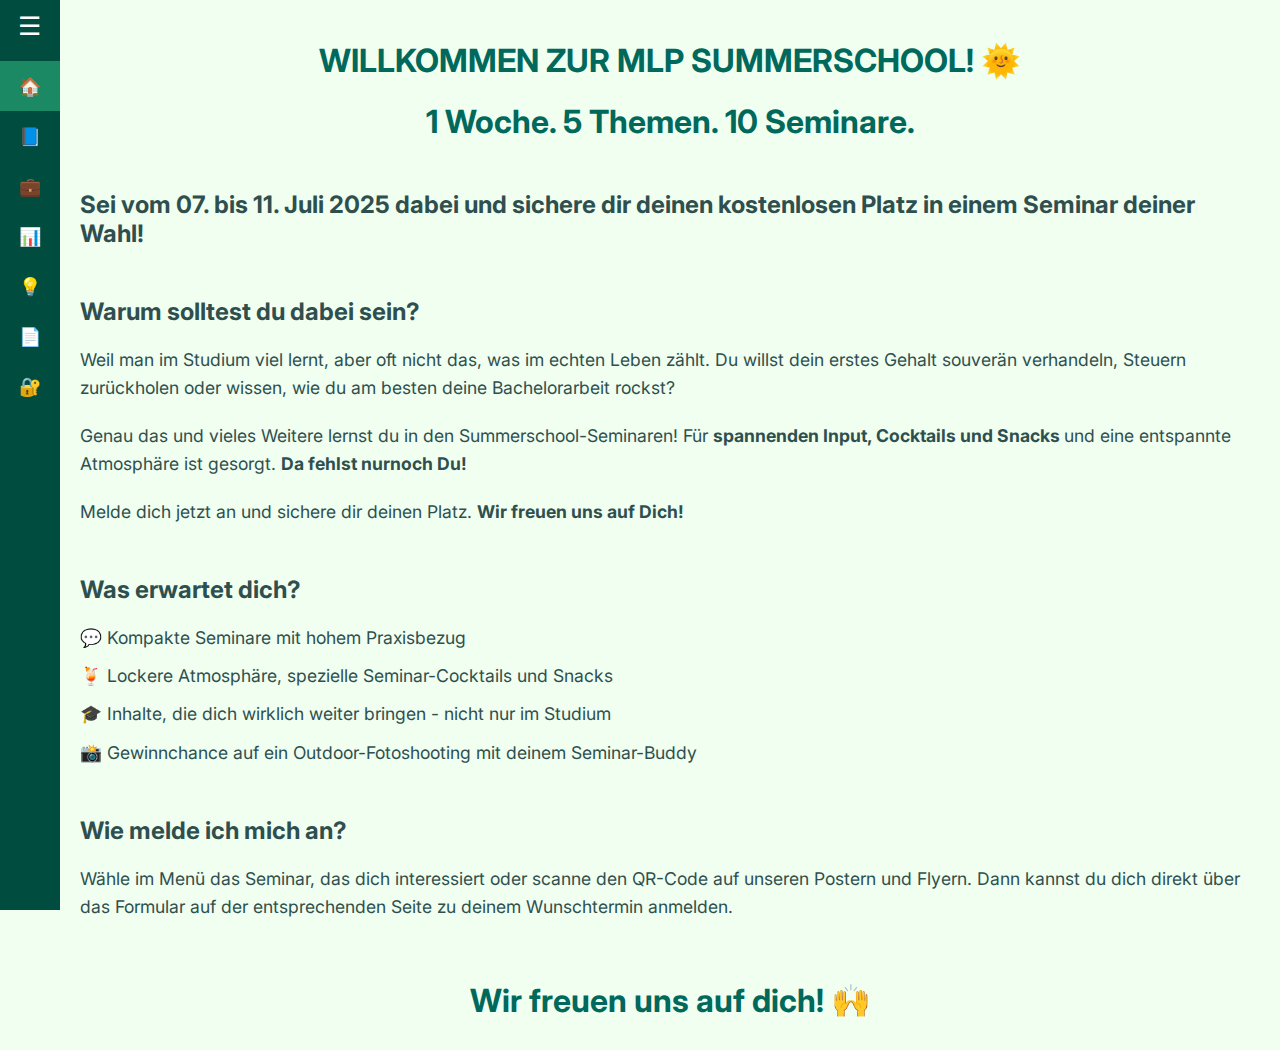
<file: index.html>
<!DOCTYPE html>
<html lang="de">
<head>
    <meta charset="UTF-8">
    <title>Summerschool</title>
    <link rel="stylesheet" href="globalStyle.css">
    <link rel="stylesheet" href="sidebar.css">
    <script src="sidebar.js" defer></script>
</head>
<body>

<!-- Sidebar -->
<div class="sidebar" id="sidebar">
    <div class="hamburger" id="menu-toggle">&#9776;</div>
    <a class="sidebarSelection" href="index.html"><span class="emoji">🏠</span><span class="text">Startseite</span></a>
    <a href="thesis.html"><span class="emoji">📘</span><span class="text">Thesis</span></a>
    <a href="gehalt.html"><span class="emoji">💼</span><span class="text">Gehalt</span></a>
    <a href="excel.html"><span class="emoji">📊</span><span class="text">Excel</span></a>
    <a href="finEd.html"><span class="emoji">💡</span><span class="text">FinEd</span></a>
    <a href="steuern.html"><span class="emoji">📄</span><span class="text">Steuern</span></a>
    <a href="datenschutz.html"><span class="emoji">🔐</span><span class="text">Datenschutz</span></a>
</div>

<!-- Hauptinhalt -->
<div class="content">
  <h1>WILLKOMMEN ZUR MLP SUMMERSCHOOL! 🌞 </h1>
  <h1>1 Woche. 5 Themen. 10 Seminare. </h1>

  <h2><br>Sei vom 07. bis 11. Juli 2025 dabei und sichere dir deinen kostenlosen Platz in einem Seminar deiner Wahl!</h2>

  <!-- Abschnitt 1 -->
  <h2><br>Warum solltest du dabei sein?</h2>
  <p>Weil man im Studium viel lernt, aber oft nicht das, was im echten Leben zählt.  
  Du willst dein erstes Gehalt souverän verhandeln, Steuern zurückholen oder wissen, wie du am besten deine Bachelorarbeit rockst?</p>

  <p>Genau das und vieles Weitere lernst du in den Summerschool-Seminaren! Für <strong>spannenden Input, Cocktails und Snacks </strong>und eine entspannte Atmosphäre ist gesorgt. <strong>Da fehlst nurnoch Du!</strong></p>
  <p>Melde dich jetzt an und sichere dir deinen Platz. <strong>Wir freuen uns auf Dich!</strong></p>

  <!-- Abschnitt 2 -->
  <h2><br>Was erwartet dich?</h2>
  <ul>
    <li>💬 Kompakte Seminare mit hohem Praxisbezug</li>
    <li>🍹 Lockere Atmosphäre, spezielle Seminar-Cocktails und Snacks</li>
    <li>🎓 Inhalte, die dich wirklich weiter bringen - nicht nur im Studium</li>
    <li>📸 Gewinnchance auf ein Outdoor-Fotoshooting mit deinem Seminar-Buddy</li>
  </ul>

  <!-- Abschnitt 3 -->
  <h2><br>Wie melde ich mich an?</h2>
  <p>Wähle im Menü das Seminar, das dich interessiert oder scanne den QR-Code  
  auf unseren Postern und Flyern. Dann kannst du dich direkt über das Formular auf der entsprechenden Seite zu deinem Wunschtermin anmelden.</p>

  <h1><br>Wir freuen uns auf dich! 🙌</h1>
</div>


</body>
</html>
</file>
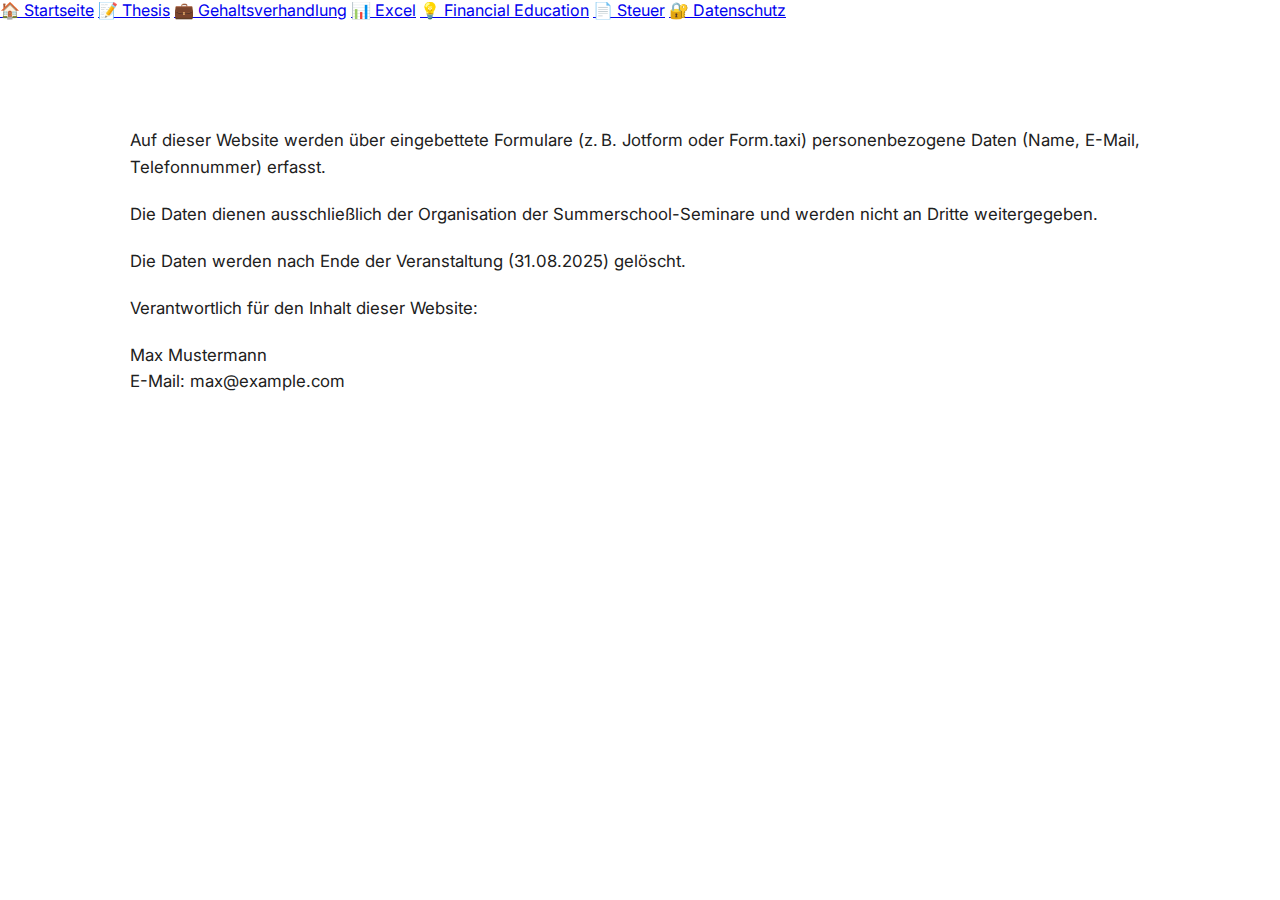
<file: datenschutz.html>
<html>
<head>
    <title>Datenschutz</title>
    <link rel="stylesheet" type="text/css" href="globalStyle.css">
</head>
<body>

<div class="sidebar">
    <a href="index.html">🏠 Startseite</a>
    <a href="thesis.html">📝 Thesis</a>
    <a href="gehalt.html">💼 Gehaltsverhandlung</a>
    <a href="excel.html">📊 Excel</a>
    <a href="finEd.html">💡 Financial Education</a>
    <a href="steuern.html">📄 Steuer</a>
    <a class="sidebarSelection" href="datenschutz.html">🔐 Datenschutz</a>
</div>

<div class="content">
    <h1>Datenschutzerklärung</h1>
    <p>Auf dieser Website werden über eingebettete Formulare (z. B. Jotform oder Form.taxi) personenbezogene Daten (Name, E-Mail, Telefonnummer) erfasst.</p>
    <p>Die Daten dienen ausschließlich der Organisation der Summerschool-Seminare und werden nicht an Dritte weitergegeben.</p>
    <p>Die Daten werden nach Ende der Veranstaltung (31.08.2025) gelöscht.</p>
    <p>Verantwortlich für den Inhalt dieser Website:</p>
    <p>Max Mustermann<br/>E-Mail: max@example.com</p>
</div>

</body>
</html>
</file>
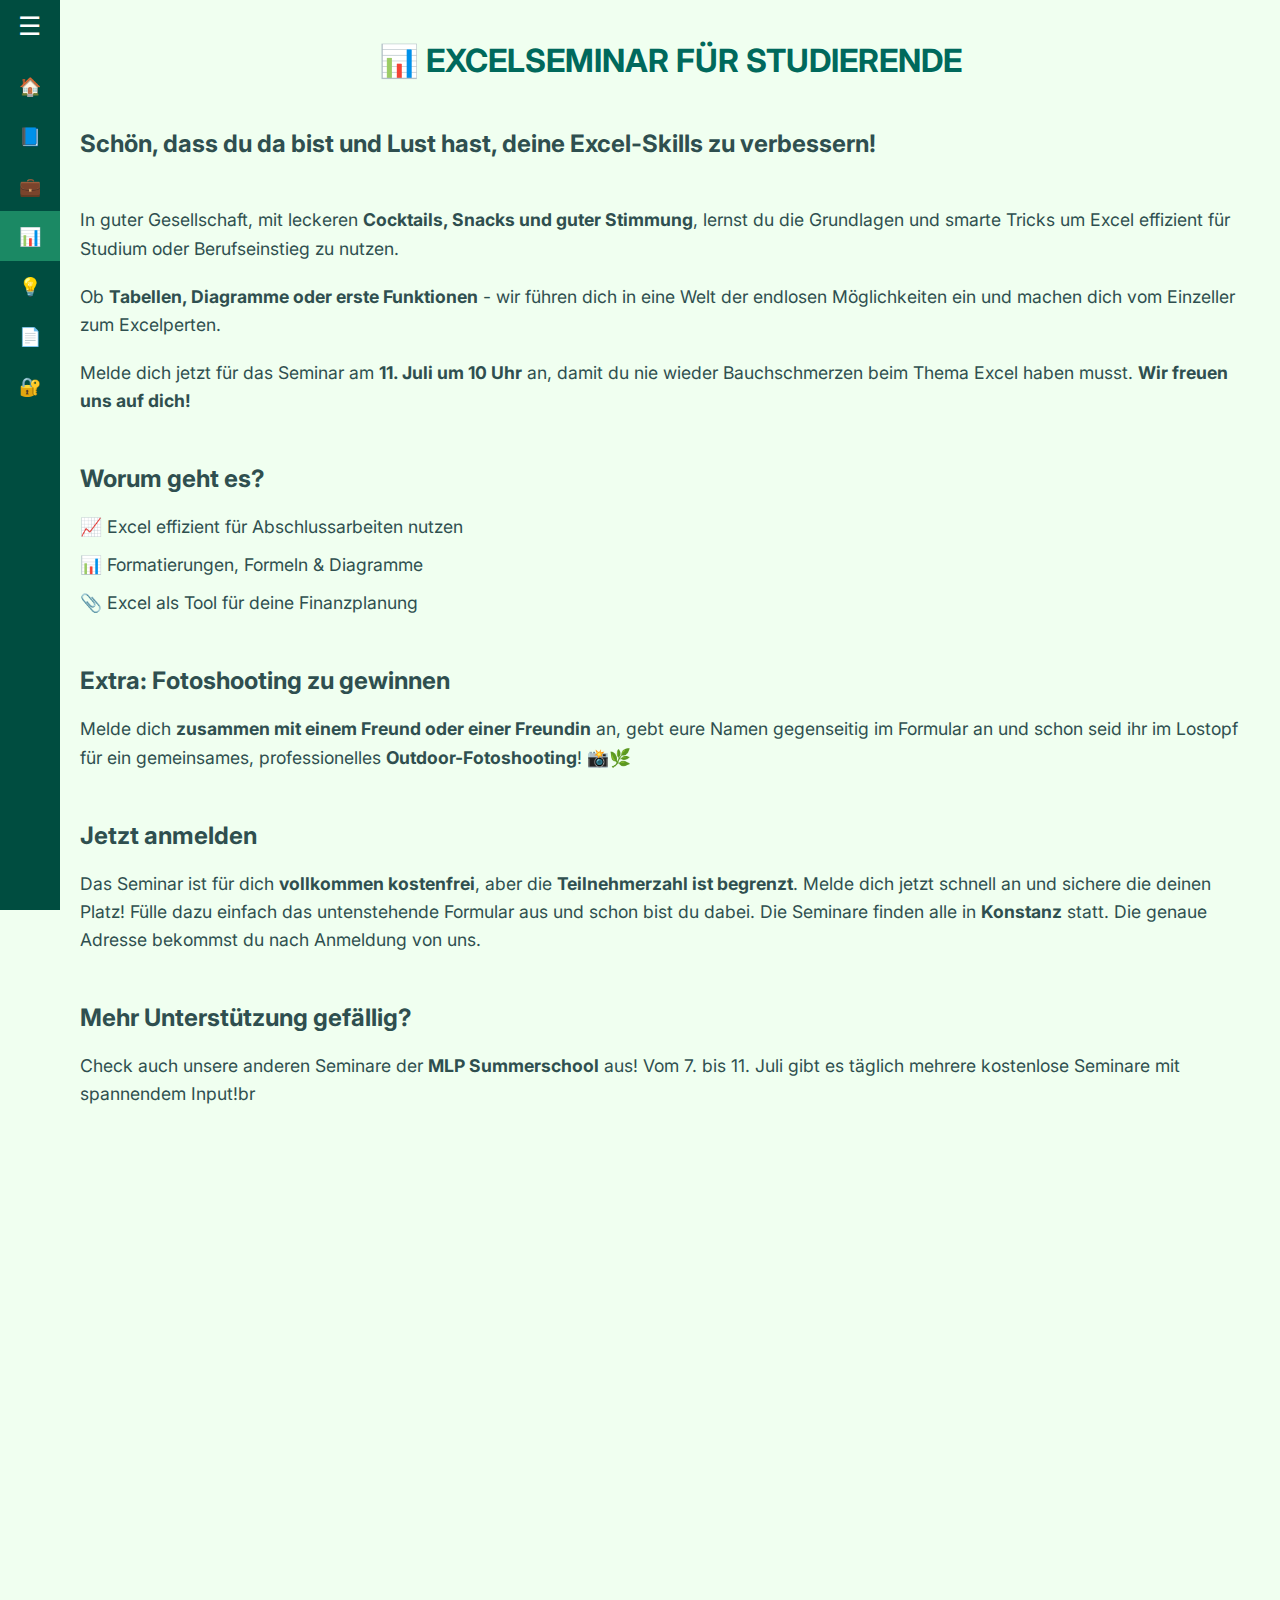
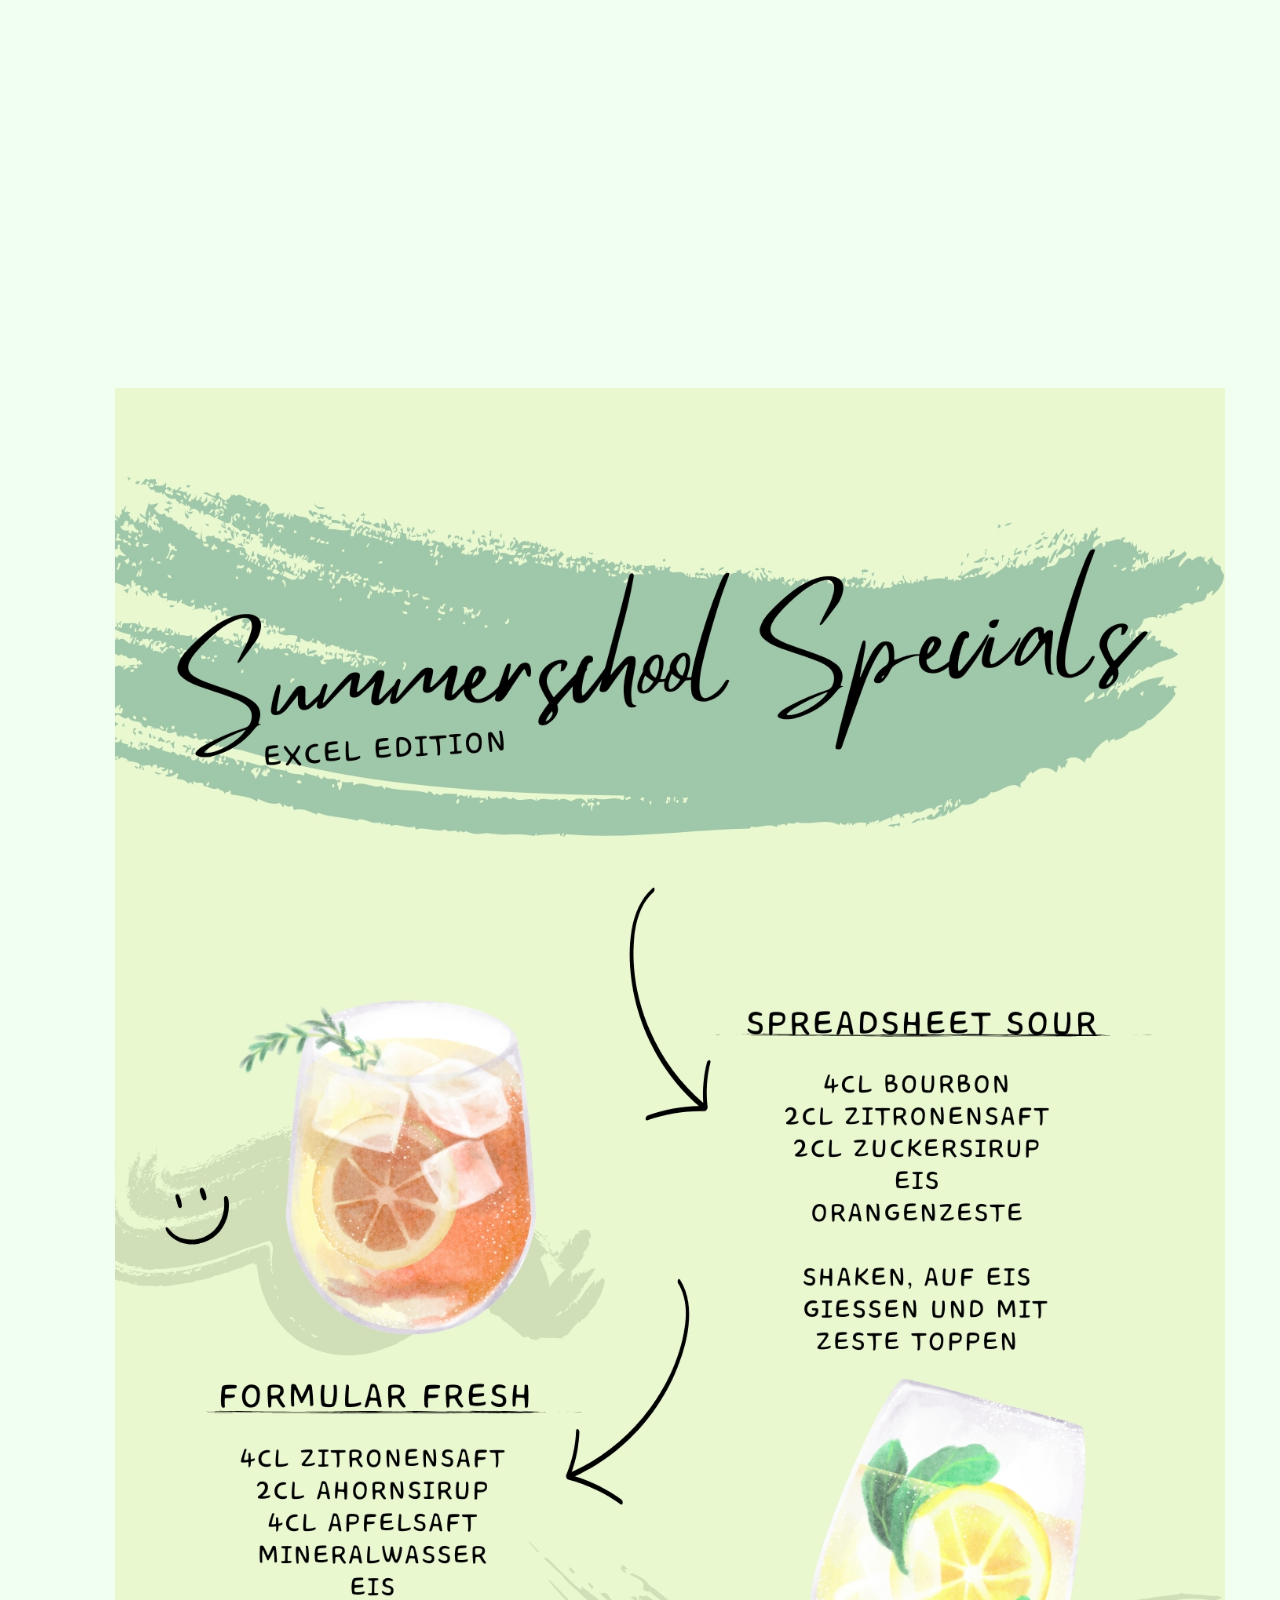
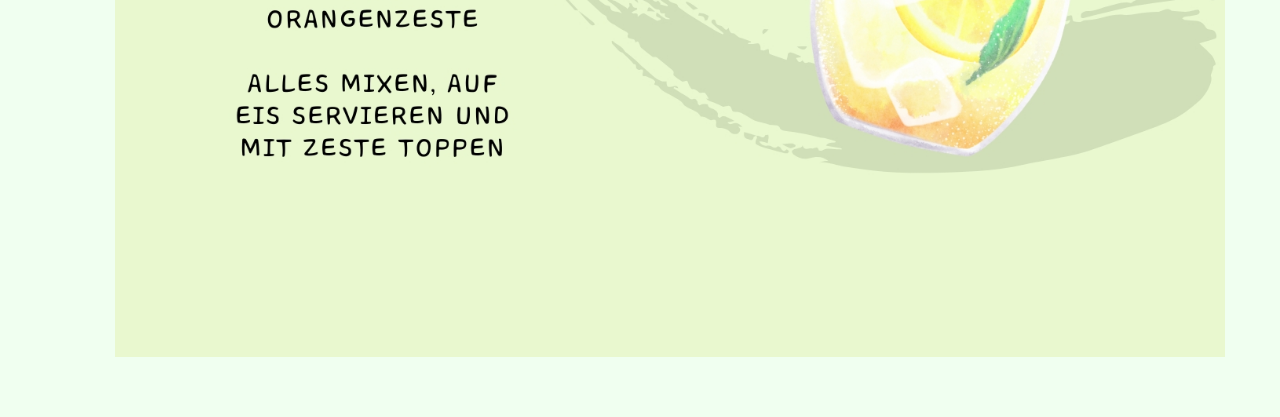
<file: excel.html>
<!DOCTYPE html>
<html lang="de">
<head>
    <meta charset="UTF-8">
    <title>Excel</title>
    <link rel="stylesheet" href="globalStyle.css">
    <link rel="stylesheet" href="sidebar.css">
    <script src="sidebar.js" defer></script>
</head>
<body>

<div class="sidebar" id="sidebar">
    <div class="hamburger" id="menu-toggle">&#9776;</div>
    <a href="index.html"><span class="emoji">🏠</span><span class="text">Startseite</span></a>
    <a href="thesis.html"><span class="emoji">📘</span><span class="text">Thesis</span></a>
    <a href="gehalt.html"><span class="emoji">💼</span><span class="text">Gehalt</span></a>
    <a class="sidebarSelection" href="excel.html"><span class="emoji">📊</span><span class="text">Excel</span></a>
    <a href="finEd.html"><span class="emoji">💡</span><span class="text">Financial Education</span></a>
    <a href="steuern.html"><span class="emoji">📄</span><span class="text">Steuern</span></a>
    <a href="datenschutz.html"><span class="emoji">🔐</span><span class="text">Datenschutz</span></a>
</div>

<div class="content">
    <h1>📊 EXCELSEMINAR FÜR STUDIERENDE</h1>

    <h2><br>Schön, dass du da bist und Lust hast, deine Excel-Skills zu verbessern!</h2>
    <p><br>In guter Gesellschaft, mit leckeren <strong>Cocktails, Snacks und guter Stimmung</strong>, lernst du die Grundlagen und  
    smarte Tricks um Excel effizient für Studium oder Berufseinstieg zu nutzen.</p>
    <p>Ob <strong>Tabellen, Diagramme oder erste Funktionen</strong> - wir führen dich in eine Welt der endlosen Möglichkeiten ein und machen dich vom Einzeller zum Excelperten.</p>
    <p>Melde dich jetzt für das Seminar am <strong>11. Juli um 10 Uhr</strong> an, damit du nie wieder Bauchschmerzen beim Thema Excel haben musst. <strong>Wir freuen uns auf dich!</strong></p>

    <h2><br>Worum geht es?</h2>
    <ul>
        <li>📈 Excel effizient für Abschlussarbeiten nutzen</li>
        <li>📊 Formatierungen, Formeln & Diagramme</li>
        <li>📎 Excel als Tool für deine Finanzplanung</li>
    </ul>
   
     <!-- Abschnitt 3 -->
    <h2><br>Extra: Fotoshooting zu gewinnen</h2>
    <p>Melde dich <strong>zusammen mit einem Freund oder einer Freundin</strong> an, gebt eure Namen gegenseitig im Formular an und schon 
    seid ihr im Lostopf für ein gemeinsames, professionelles <strong>Outdoor-Fotoshooting</strong>! 📸🌿</p>

    <!-- Abschnitt 4 -->
    <h2><br>Jetzt anmelden</h2>
    <p>Das Seminar ist für dich <strong>vollkommen kostenfrei</strong>, aber die <strong>Teilnehmerzahl ist begrenzt</strong>.  
    Melde dich jetzt schnell an und sichere die deinen Platz! Fülle dazu einfach das untenstehende Formular aus und schon bist du dabei. Die Seminare finden alle in <strong>Konstanz</strong> statt. Die genaue Adresse bekommst du nach Anmeldung von uns.</p>


    <h2><br>Mehr Unterstützung gefällig?</h2>
    <p> Check auch unsere anderen Seminare der <strong>MLP Summerschool</strong> aus! Vom 7. bis 11. Juli gibt es täglich mehrere kostenlose Seminare mit spannendem Input!br </p>

     <!-- Formular -->
    <iframe src="https://forms.gle/1C6LnaKprDtx6tUQA" class="survey" frameborder="0">Wird geladen…</iframe>

    <!-- Rezeptbild -->
    <img src="Rezepte/ExcelRezept.jpg" alt="Cocktailrezepte Excel Seminar" class="recipes">

</div>


</body>
</html>
</file>
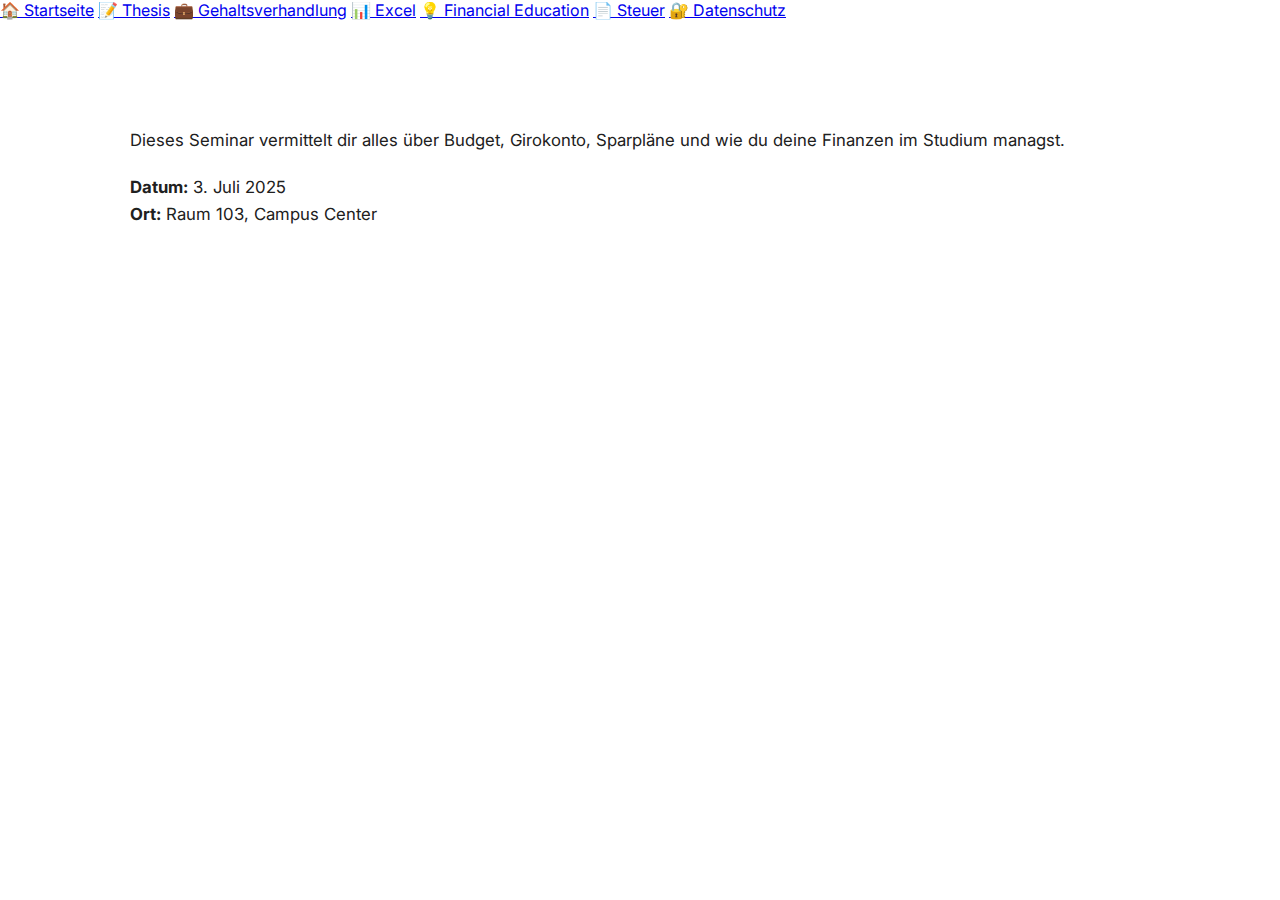
<file: fined.html>
<html>
<head>
    <title>Financial Education</title>
    <link rel="stylesheet" type="text/css" href="globalStyle.css">
</head>
<body>

<div class="sidebar">
    <a href="index.html">🏠 Startseite</a>
    <a href="thesis.html">📝 Thesis</a>
    <a href="gehalt.html">💼 Gehaltsverhandlung</a>
    <a href="excel.html">📊 Excel</a>
    <a class="sidebarSelection" href="finEd.html">💡 Financial Education</a>
    <a href="steuern.html">📄 Steuer</a>
    <a href="datenschutz.html">🔐 Datenschutz</a>
</div>

<div class="content">
    <h1>Financial Education Basics</h1>
    <p>Dieses Seminar vermittelt dir alles über Budget, Girokonto, Sparpläne und wie du deine Finanzen im Studium managst.</p>
    <p><strong>Datum:</strong> 3. Juli 2025<br/>
    <strong>Ort:</strong> Raum 103, Campus Center</p>
    <iframe src="https://yourformlink.com" width="100%" height="800" frameborder="0">Wird geladen…</iframe>
</div>

</body>
</html>
</file>
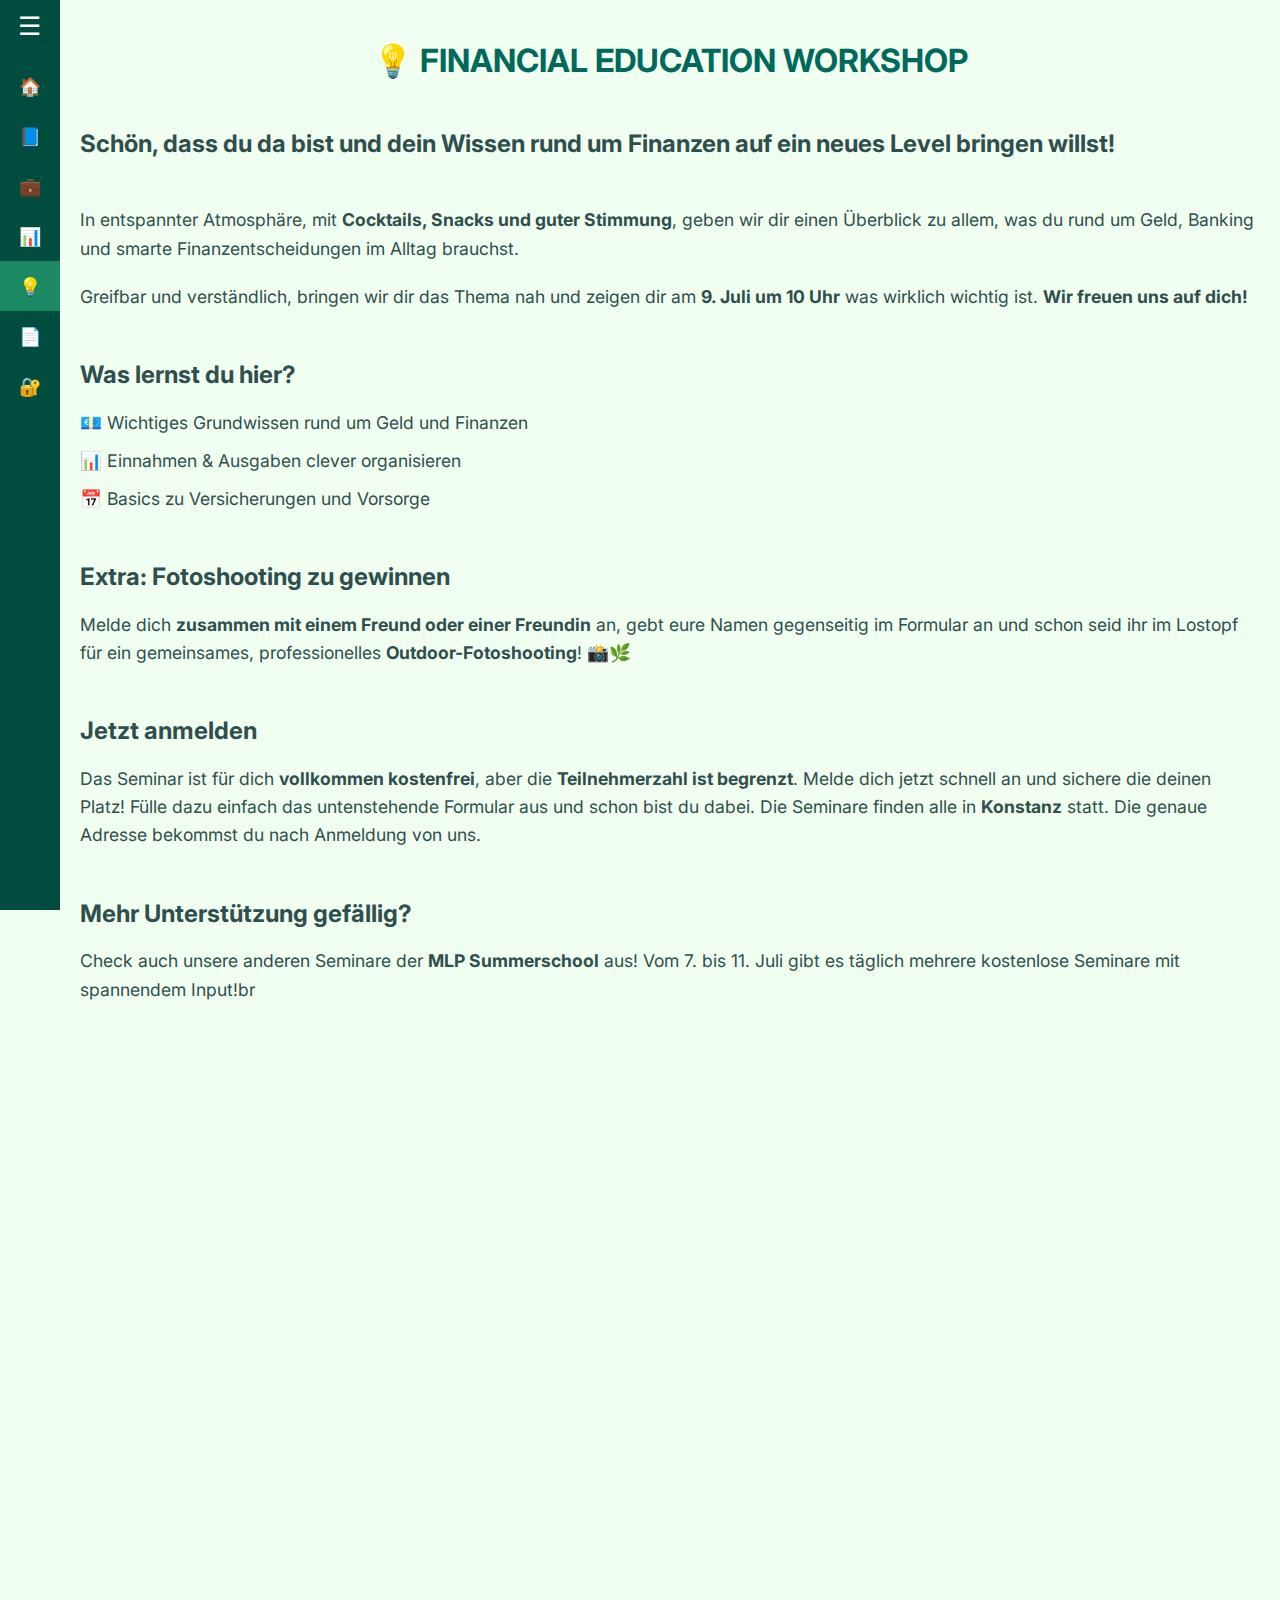
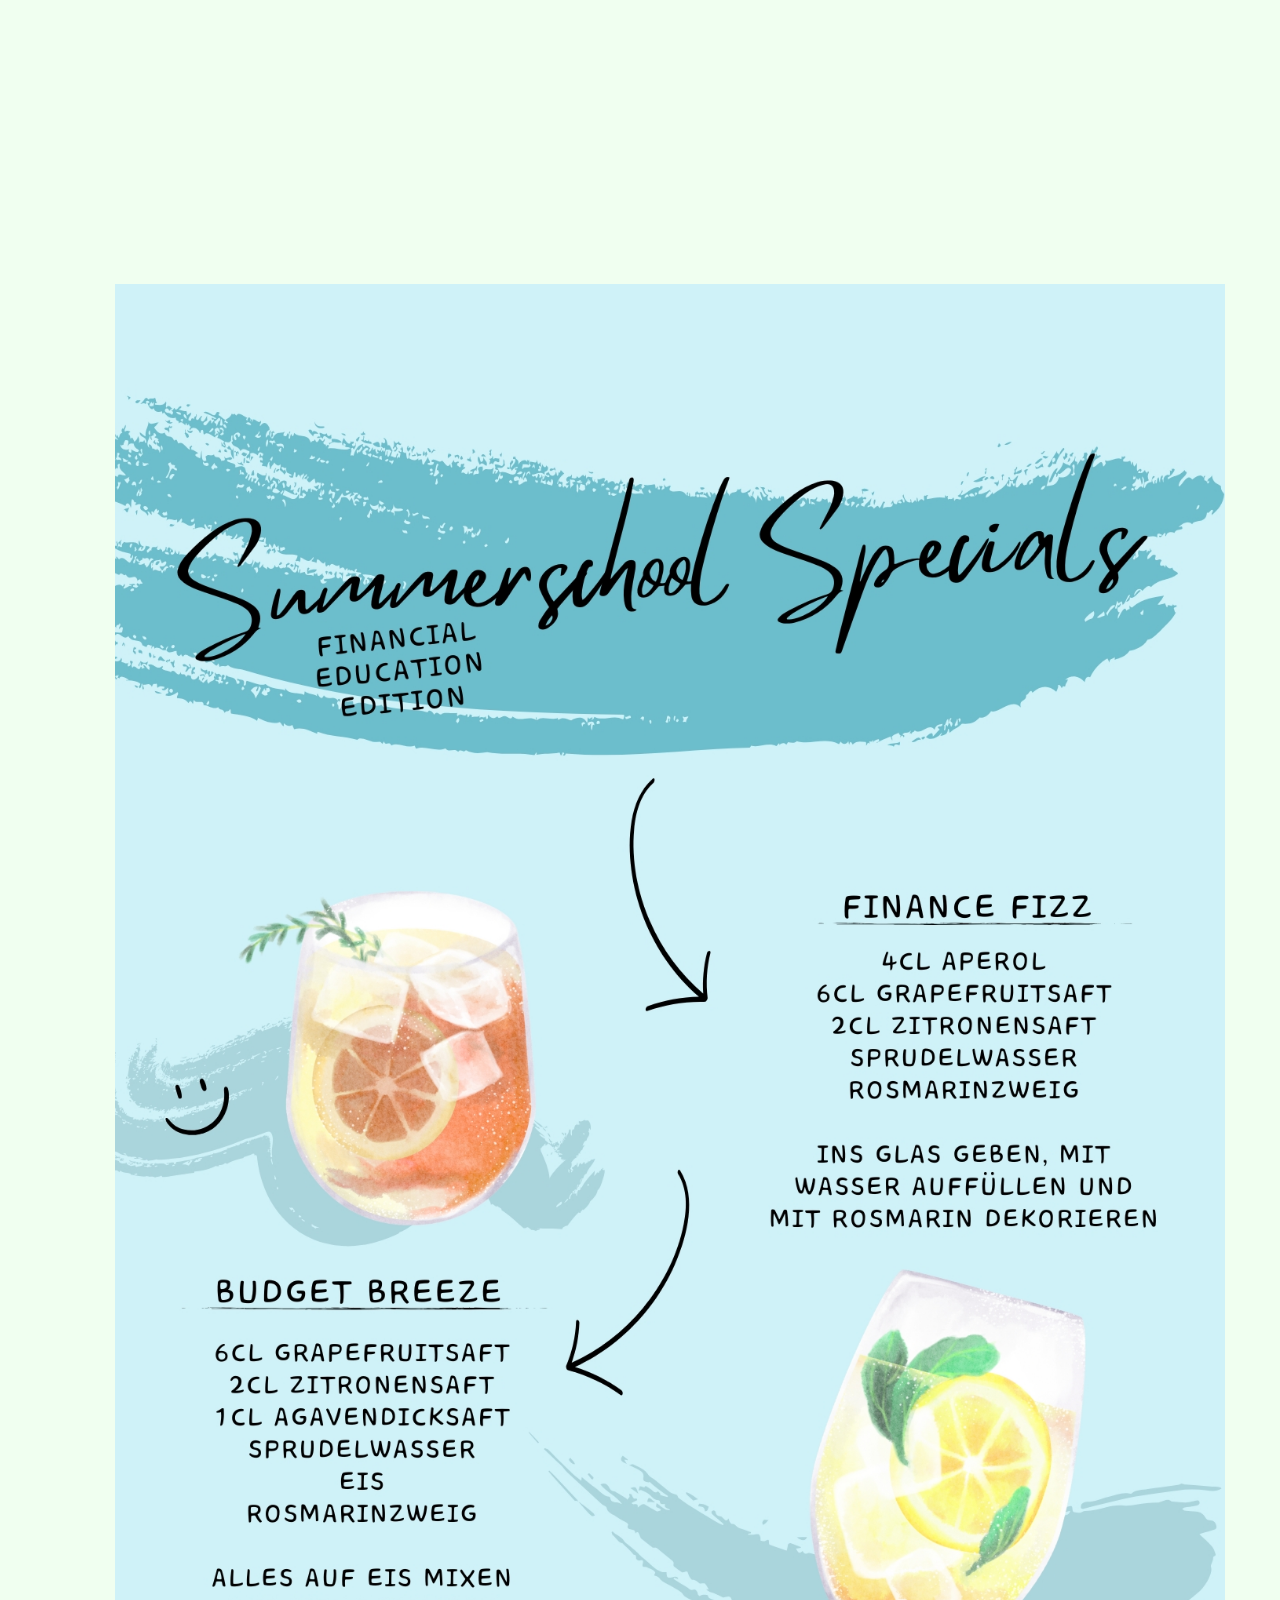
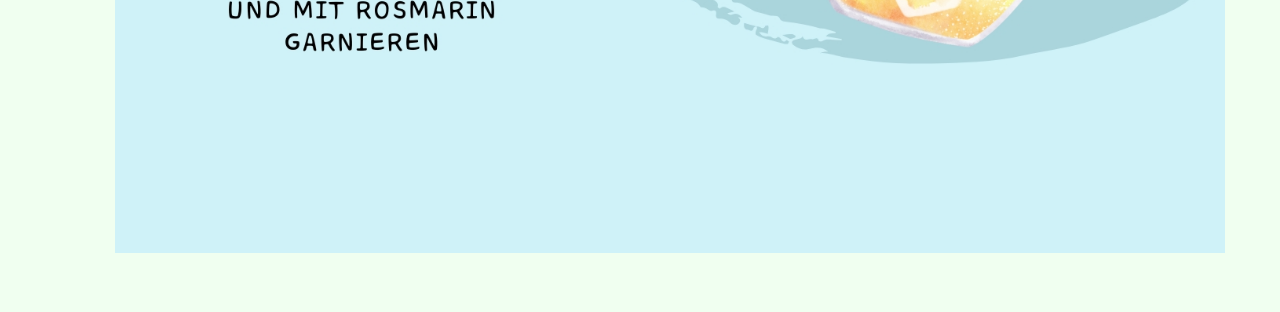
<file: finEd.html>
<!DOCTYPE html>
<html lang="de">
<head>
    <meta charset="UTF-8">
    <title>Financial Education</title>
    <link rel="stylesheet" href="globalStyle.css">
    <link rel="stylesheet" href="sidebar.css">
    <script src="sidebar.js" defer></script>
</head>
<body>

<div class="sidebar" id="sidebar">
    <div class="hamburger" id="menu-toggle">&#9776;</div>
    <a href="index.html"><span class="emoji">🏠</span><span class="text">Startseite</span></a>
    <a href="thesis.html"><span class="emoji">📘</span><span class="text">Thesis</span></a>
    <a href="gehalt.html"><span class="emoji">💼</span><span class="text">Gehalt</span></a>
    <a href="excel.html"><span class="emoji">📊</span><span class="text">Excel</span></a>
    <a class="sidebarSelection" href="finEd.html"><span class="emoji">💡</span><span class="text">Financial Education</span></a>
    <a href="steuern.html"><span class="emoji">📄</span><span class="text">Steuern</span></a>
    <a href="datenschutz.html"><span class="emoji">🔐</span><span class="text">Datenschutz</span></a>
</div>


<div class="content">
    <h1>💡 FINANCIAL EDUCATION WORKSHOP</h1>

    <h2><br>Schön, dass du da bist und dein Wissen rund um Finanzen auf ein neues Level bringen willst!</h2>
    <p><br>In entspannter Atmosphäre, mit <strong>Cocktails, Snacks und guter Stimmung</strong>, geben wir dir einen Überblick zu allem,  
    was du rund um Geld, Banking und smarte Finanzentscheidungen im Alltag brauchst.</p>
    <p>Greifbar und verständlich, bringen wir dir das Thema nah und zeigen dir am <strong>9. Juli um 10 Uhr</strong> was wirklich wichtig ist. <strong>Wir freuen uns auf dich!</strong></p>

    <h2><br>Was lernst du hier?</h2>
    <ul>
        <li>💶 Wichtiges Grundwissen rund um Geld und Finanzen</li>
        <li>📊 Einnahmen & Ausgaben clever organisieren</li>
        <li>📅 Basics zu Versicherungen und Vorsorge</li>
    </ul>
   

    <!-- Abschnitt 3 -->
    <h2><br>Extra: Fotoshooting zu gewinnen</h2>
    <p>Melde dich <strong>zusammen mit einem Freund oder einer Freundin</strong> an, gebt eure Namen gegenseitig im Formular an und schon 
    seid ihr im Lostopf für ein gemeinsames, professionelles <strong>Outdoor-Fotoshooting</strong>! 📸🌿</p>

    <!-- Abschnitt 4 -->
    <h2><br>Jetzt anmelden</h2>
    <p>Das Seminar ist für dich <strong>vollkommen kostenfrei</strong>, aber die <strong>Teilnehmerzahl ist begrenzt</strong>.  
    Melde dich jetzt schnell an und sichere die deinen Platz! Fülle dazu einfach das untenstehende Formular aus und schon bist du dabei. Die Seminare finden alle in <strong>Konstanz</strong> statt. Die genaue Adresse bekommst du nach Anmeldung von uns.</p>

    <h2><br>Mehr Unterstützung gefällig?</h2>
    <p> Check auch unsere anderen Seminare der <strong>MLP Summerschool</strong> aus! Vom 7. bis 11. Juli gibt es täglich mehrere kostenlose Seminare mit spannendem Input!br </p>

    <iframe src="https://forms.gle/Kt7ZQcFnX3bb1HNN9" class="survey" frameborder="0">Wird geladen…</iframe>
    <img src="Rezepte/FinEdRezept.jpg" alt="Cocktailrezepte Financial Edition Seminar" class="recipes">
</div>


</body>
</html>
</file>
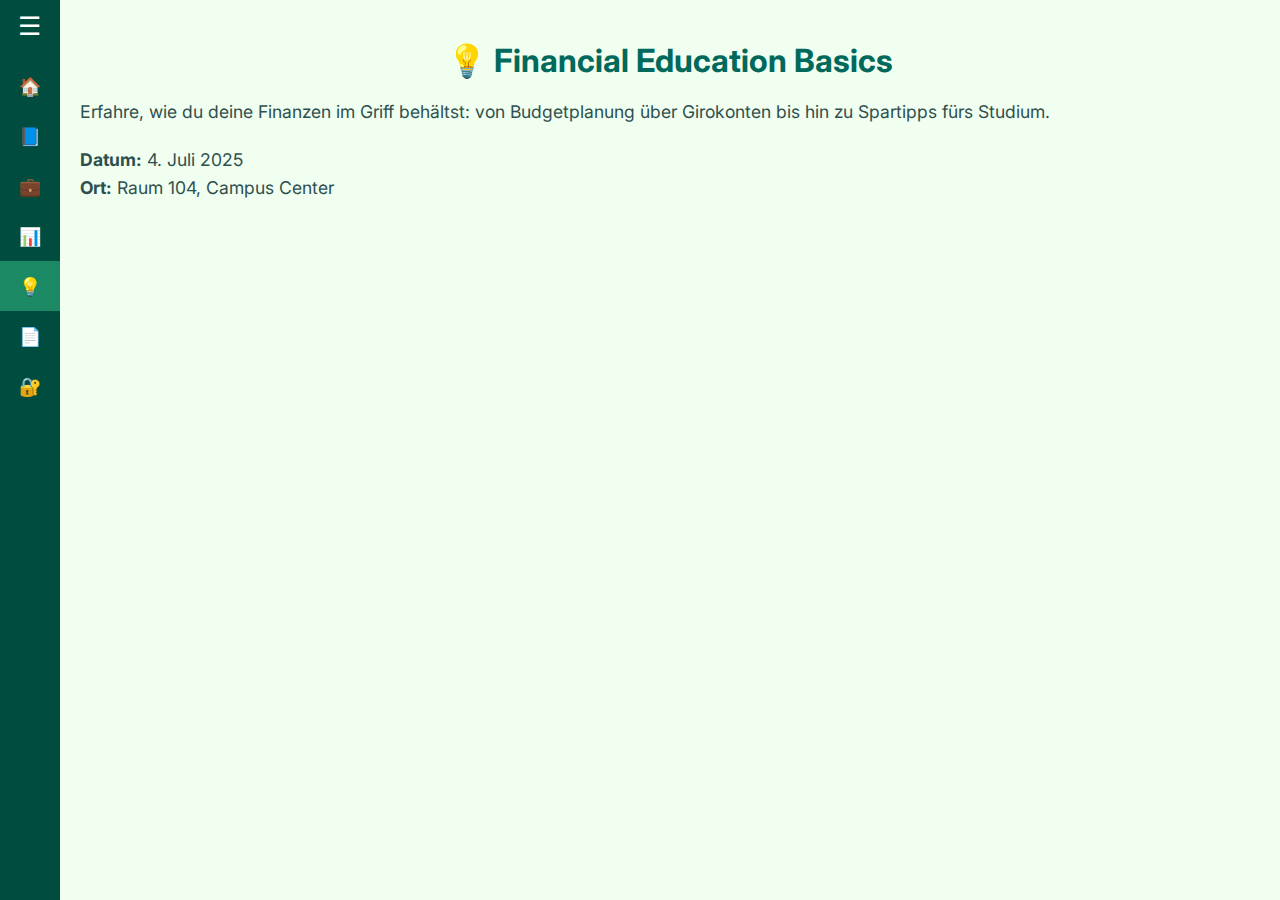
<file: finEddi.html>
<!DOCTYPE html>
<html lang="de">
<head>
    <meta charset="UTF-8">
    <title>Financial Education</title>
    <link rel="stylesheet" href="globalStyle.css">
    <link rel="stylesheet" href="sidebar.css">
    <script src="sidebar.js" defer></script>
</head>
<body>

<div class="sidebar" id="sidebar">
    <div class="hamburger" id="menu-toggle">&#9776;</div>
    <a href="index.html"><span class="emoji">🏠</span><span class="text">Startseite</span></a>
    <a href="thesis.html"><span class="emoji">📘</span><span class="text">Thesis</span></a>
    <a href="gehalt.html"><span class="emoji">💼</span><span class="text">Gehalt</span></a>
    <a href="excel.html"><span class="emoji">📊</span><span class="text">Excel</span></a>
    <a class="sidebarSelection" href="finEd.html"><span class="emoji">💡</span><span class="text">FinEd</span></a>
    <a href="steuern.html"><span class="emoji">📄</span><span class="text">Steuern</span></a>
    <a href="datenschutz.html"><span class="emoji">🔐</span><span class="text">Datenschutz</span></a>
</div>

<div class="content">
    <h1>💡 Financial Education Basics</h1>
    <p>Erfahre, wie du deine Finanzen im Griff behältst: von Budgetplanung über Girokonten bis hin zu Spartipps fürs Studium.</p>
    <p><strong>Datum:</strong> 4. Juli 2025<br>
    <strong>Ort:</strong> Raum 104, Campus Center</p>
    <iframe src="https://yourformlink-fined.com" width="100%" height="600" frameborder="0">Wird geladen…</iframe>
</div>

</body>
</html>
</file>
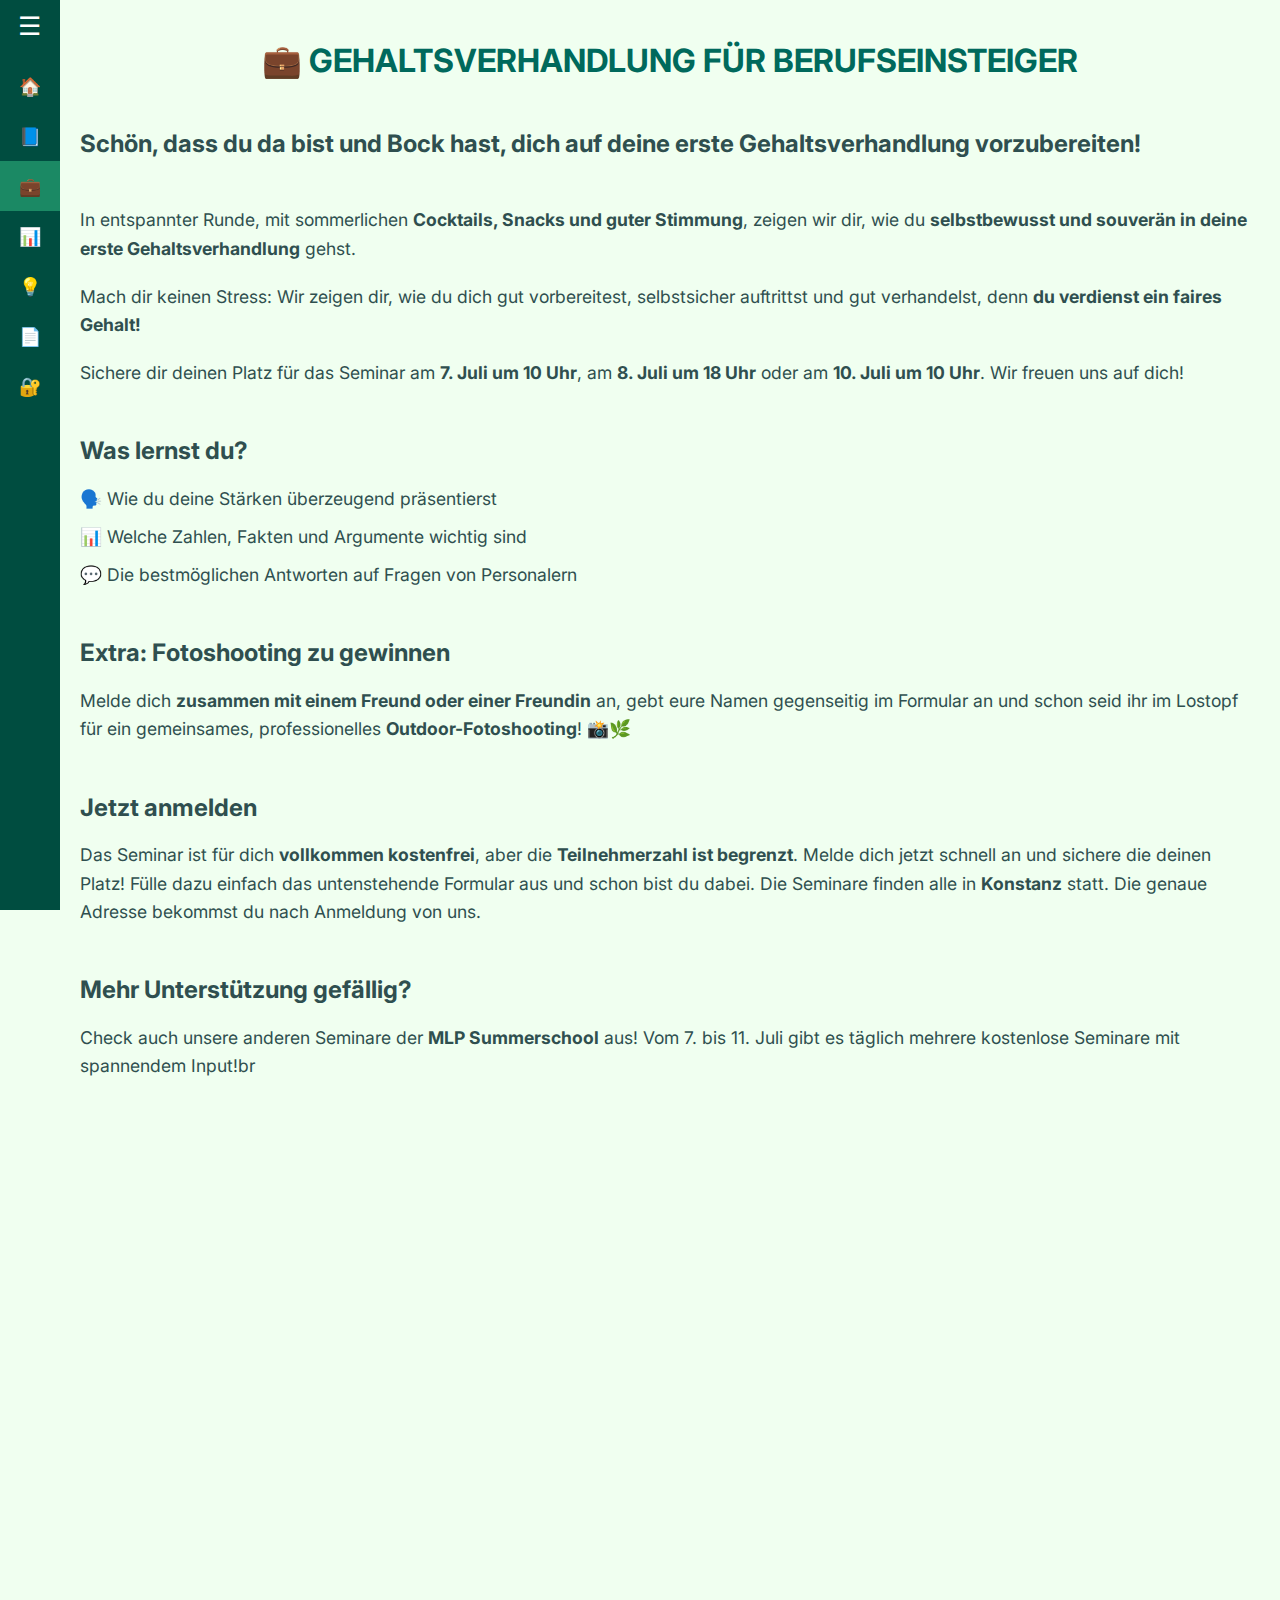
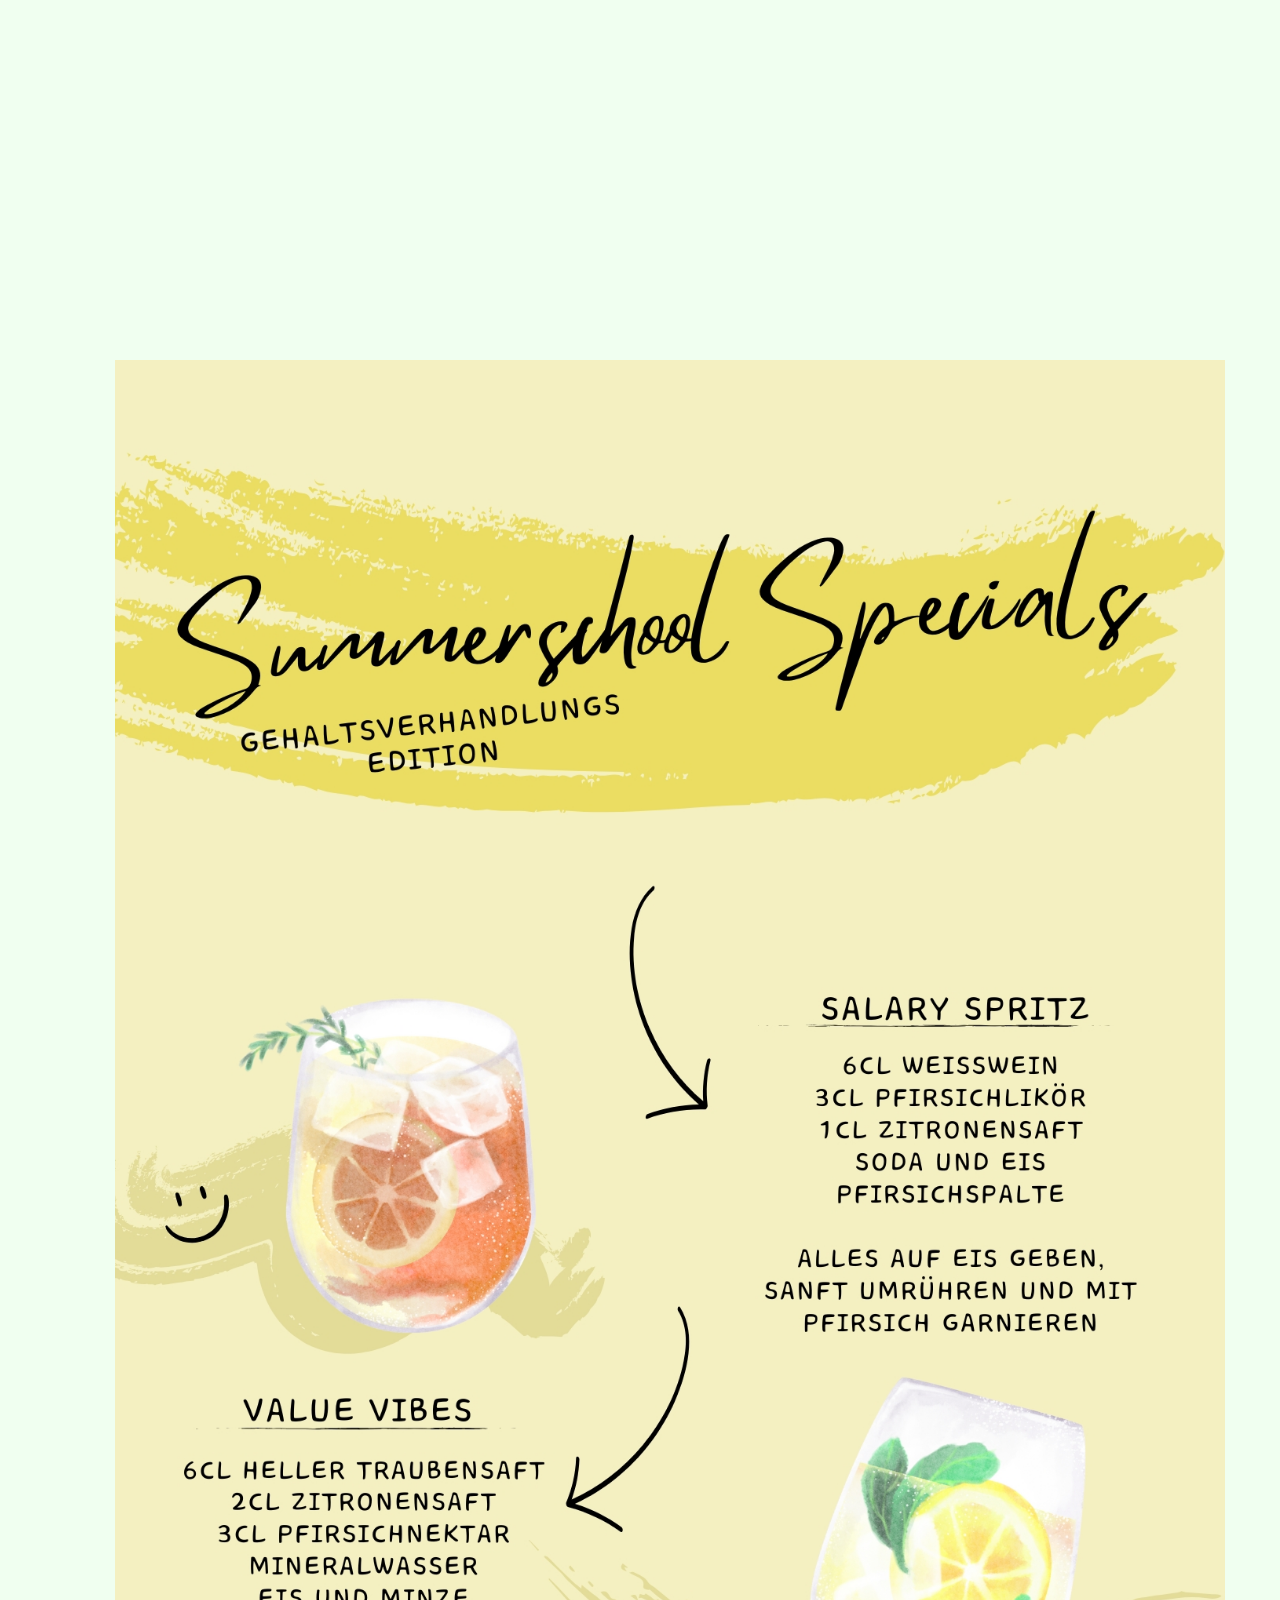
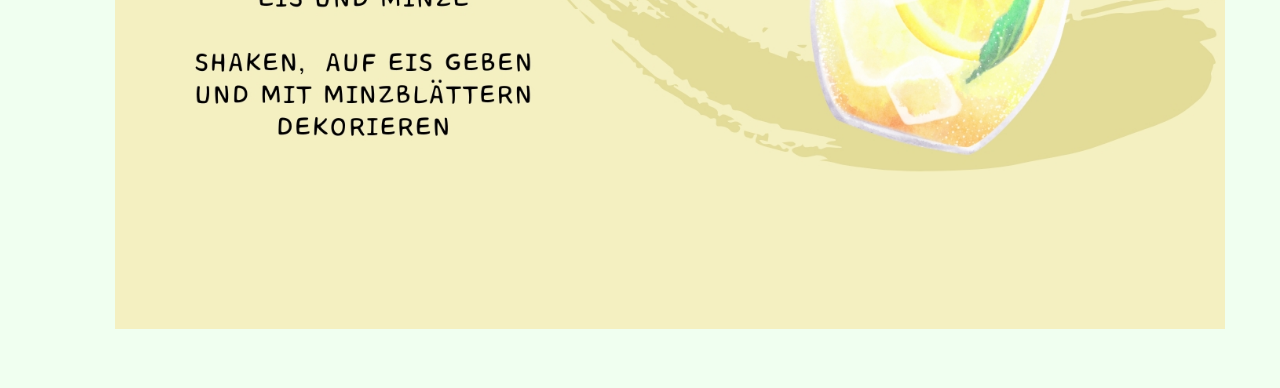
<file: gehalt.html>
<!DOCTYPE html>
<html lang="de">
<head>
    <meta charset="UTF-8">
    <title>Gehaltsverhandlung</title>
    <link rel="stylesheet" href="globalStyle.css">
    <link rel="stylesheet" href="sidebar.css">
    <script src="sidebar.js" defer></script>
</head>
<body>

<div class="sidebar" id="sidebar">
    <div class="hamburger" id="menu-toggle">&#9776;</div>
    <a href="index.html"><span class="emoji">🏠</span><span class="text">Startseite</span></a>
    <a href="thesis.html"><span class="emoji">📘</span><span class="text">Thesis</span></a>
    <a class="sidebarSelection" href="gehalt.html"><span class="emoji">💼</span><span class="text">Gehalt</span></a>
    <a href="excel.html"><span class="emoji">📊</span><span class="text">Excel</span></a>
    <a href="finEd.html"><span class="emoji">💡</span><span class="text">Financial Education</span></a>
    <a href="steuern.html"><span class="emoji">📄</span><span class="text">Steuern</span></a>
    <a href="datenschutz.html"><span class="emoji">🔐</span><span class="text">Datenschutz</span></a>
</div>

<div class="content">
    <h1>💼 GEHALTSVERHANDLUNG FÜR BERUFSEINSTEIGER</h1>

    <!-- Abschnitt 1 -->
    <h2><br>Schön, dass du da bist und Bock hast, dich auf deine erste Gehaltsverhandlung vorzubereiten!</h2>
    <p><br>In entspannter Runde, mit sommerlichen <strong>Cocktails, Snacks und guter Stimmung</strong>, zeigen wir dir, wie
    du <strong>selbstbewusst und souverän in deine erste Gehaltsverhandlung</strong> gehst.</p>
    <p>Mach dir keinen Stress: Wir zeigen dir, wie du dich gut vorbereitest, selbstsicher auftrittst und gut verhandelst, denn <strong>du verdienst ein faires Gehalt!</strong></p>
    <p>Sichere dir deinen Platz für das Seminar am  
    <strong>7. Juli um 10 Uhr</strong>, am <strong>8. Juli um 18 Uhr</strong> oder am <strong>10. Juli um 10 Uhr</strong>. Wir freuen uns auf dich!</p>

    <!-- Abschnitt 2 -->
    <h2><br>Was lernst du?</h2>
    <ul>
        <li>🗣️ Wie du deine Stärken überzeugend präsentierst</li>
        <li>📊 Welche Zahlen, Fakten und Argumente wichtig sind</li>
        <li>💬 Die bestmöglichen Antworten auf Fragen von Personalern</li>
    </ul>
    

     <!-- Abschnitt 3 -->
    <h2><br>Extra: Fotoshooting zu gewinnen</h2>
    <p>Melde dich <strong>zusammen mit einem Freund oder einer Freundin</strong> an, gebt eure Namen gegenseitig im Formular an und schon 
    seid ihr im Lostopf für ein gemeinsames, professionelles <strong>Outdoor-Fotoshooting</strong>! 📸🌿</p>

    <!-- Abschnitt 4 -->
    <h2><br>Jetzt anmelden</h2>
    <p>Das Seminar ist für dich <strong>vollkommen kostenfrei</strong>, aber die <strong>Teilnehmerzahl ist begrenzt</strong>.  
    Melde dich jetzt schnell an und sichere die deinen Platz! Fülle dazu einfach das untenstehende Formular aus und schon bist du dabei. Die Seminare finden alle in <strong>Konstanz</strong> statt. Die genaue Adresse bekommst du nach Anmeldung von uns.</p>


    <h2><br>Mehr Unterstützung gefällig?</h2>
    <p> Check auch unsere anderen Seminare der <strong>MLP Summerschool</strong> aus! Vom 7. bis 11. Juli gibt es täglich mehrere kostenlose Seminare mit spannendem Input!br </p>


    <!-- Formular -->
    <iframe src="https://forms.gle/PQ8pnbLFNvYesHhCA" class="survey" frameborder="0">Wird geladen…</iframe>

    <!-- Rezeptbild -->
    <img src="Rezepte/GehaltRezept.jpg" alt="Cocktailrezepte Gehaltsverhandlung Seminar" class="recipes">
</div>


</body>
</html>
</file>
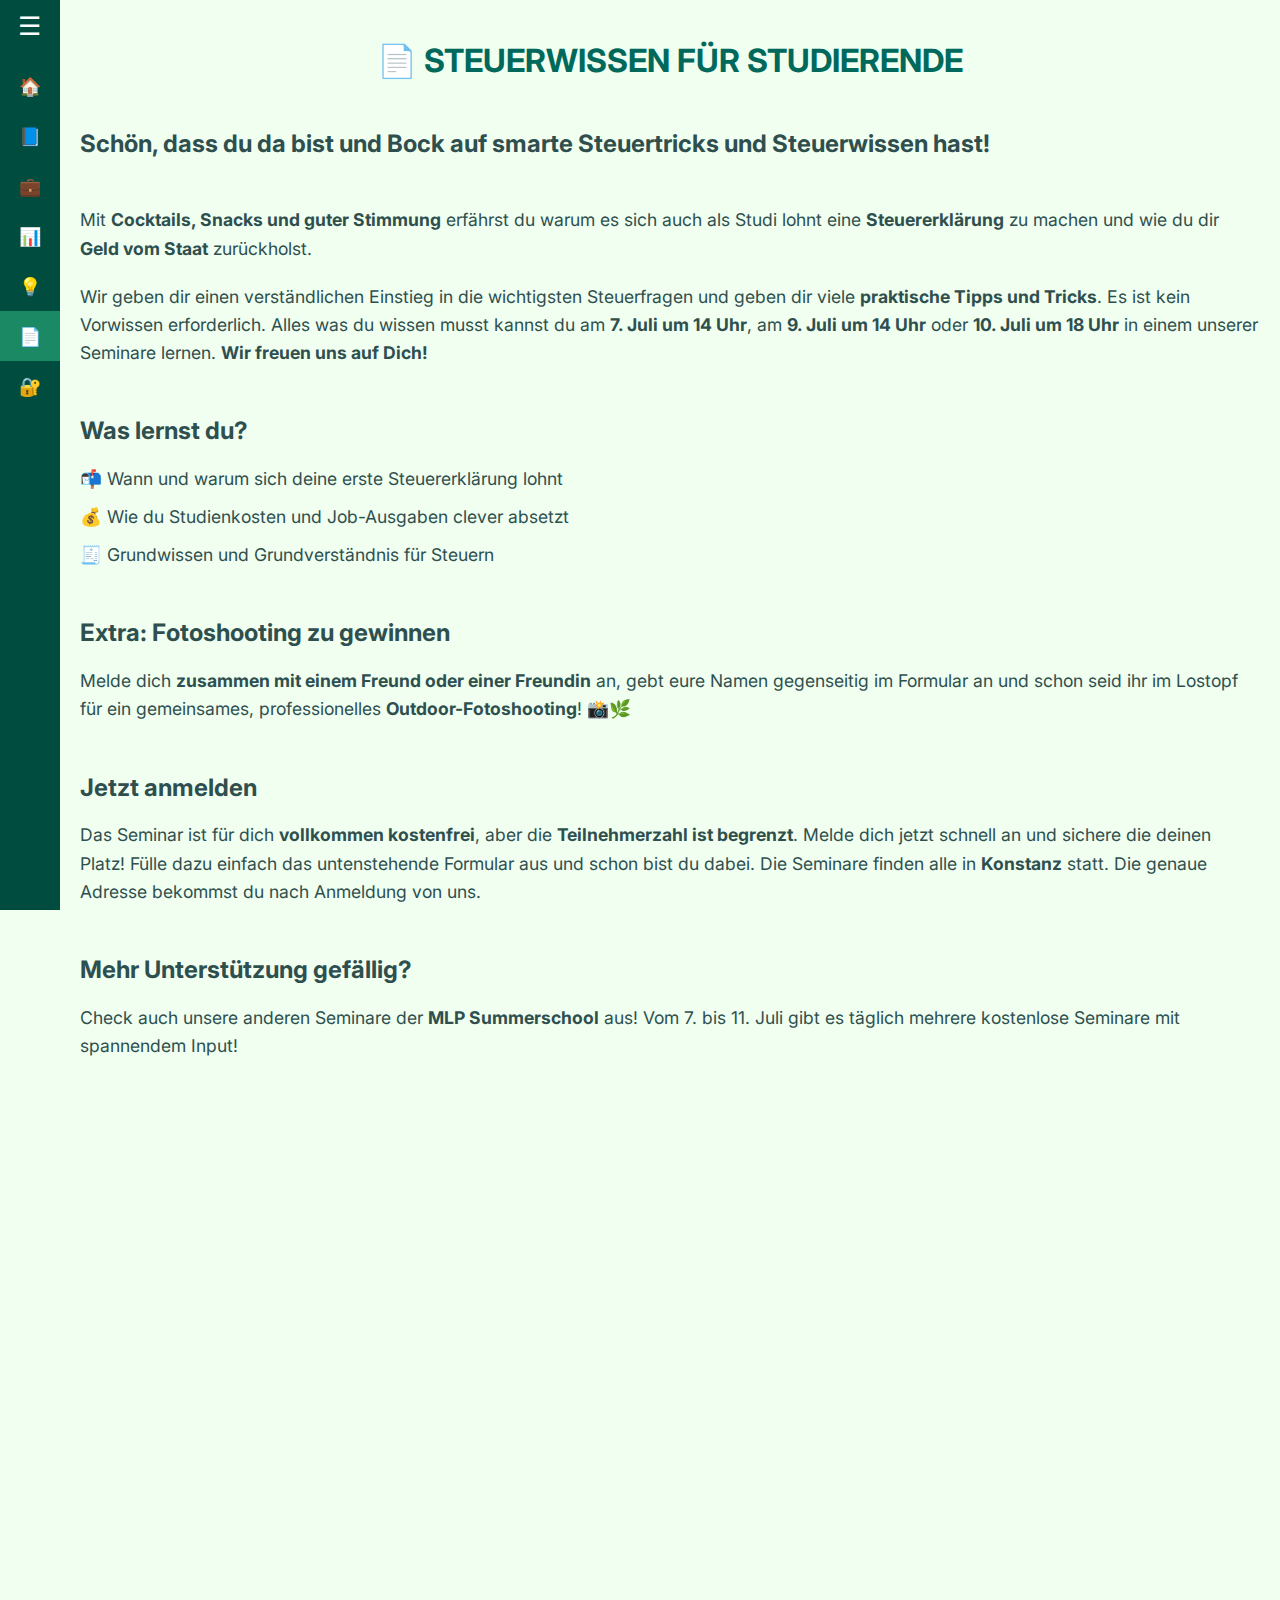
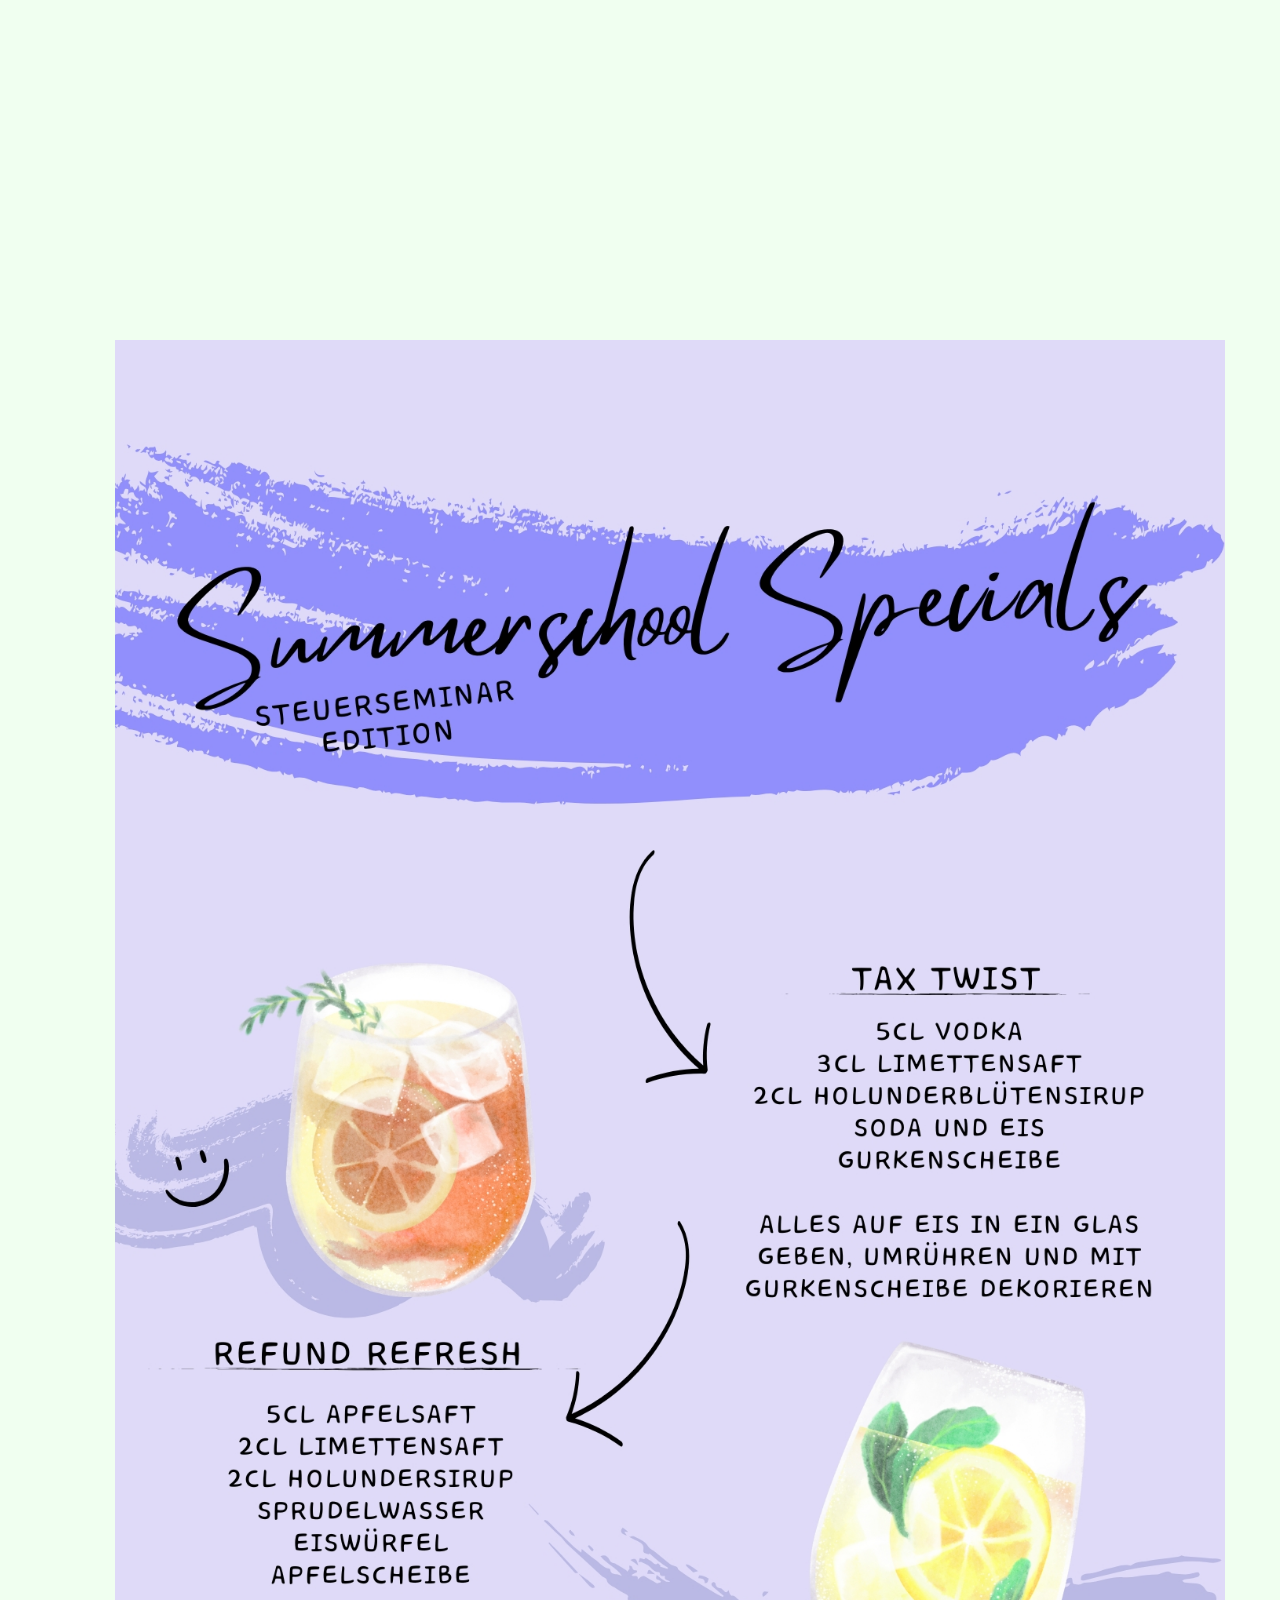
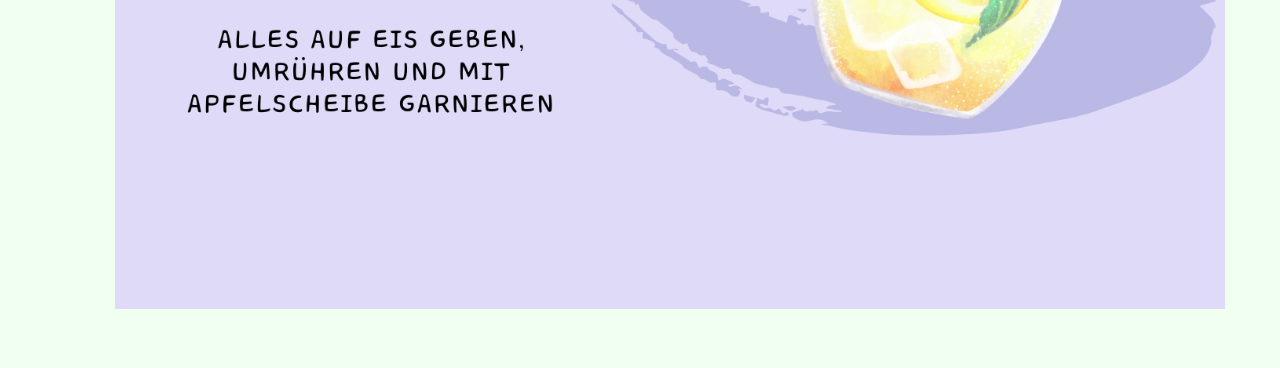
<file: steuern.html>
<!DOCTYPE html>
<html lang="de">
<head>
    <meta charset="UTF-8">
    <title>Steuerwissen</title>
    <link rel="stylesheet" href="globalStyle.css">
    <link rel="stylesheet" href="sidebar.css">
    <script src="sidebar.js" defer></script>
</head>
<body>

<div class="sidebar" id="sidebar">
    <div class="hamburger" id="menu-toggle">&#9776;</div>
    <a href="index.html"><span class="emoji">🏠</span><span class="text">Startseite</span></a>
    <a href="thesis.html"><span class="emoji">📘</span><span class="text">Thesis</span></a>
    <a href="gehalt.html"><span class="emoji">💼</span><span class="text">Gehalt</span></a>
    <a href="excel.html"><span class="emoji">📊</span><span class="text">Excel</span></a>
    <a href="finEd.html"><span class="emoji">💡</span><span class="text">Financial Education</span></a>
    <a class="sidebarSelection" href="steuern.html"><span class="emoji">📄</span><span class="text">Steuern</span></a>
    <a href="datenschutz.html"><span class="emoji">🔐</span><span class="text">Datenschutz</span></a>
</div>

<div class="content">
    <h1>📄 STEUERWISSEN FÜR STUDIERENDE</h1>

    <h2><br>Schön, dass du da bist und Bock auf smarte Steuertricks und Steuerwissen hast!</h2>
    <p><br>Mit <strong>Cocktails, Snacks und guter Stimmung</strong> erfährst du warum es sich auch als Studi lohnt eine <strong>Steuererklärung</strong> zu machen und wie du dir <strong>Geld vom Staat</strong> zurückholst. </p>
    <p>Wir geben dir einen verständlichen Einstieg in die wichtigsten Steuerfragen und  
    geben dir viele <strong>praktische Tipps und Tricks</strong>. Es ist kein Vorwissen erforderlich. Alles was du wissen musst kannst du am <strong>7. Juli um 14 Uhr</strong>, am <strong>9. Juli um 14 Uhr</strong> oder <strong>10. Juli um 18 Uhr</strong> in einem unserer Seminare lernen. <strong>Wir freuen uns auf Dich!</strong></p>

    <h2><br>Was lernst du?</h2>
    <ul>
        <li>📬 Wann und warum sich deine erste Steuererklärung lohnt</li>
        <li>💰 Wie du Studienkosten und Job-Ausgaben clever absetzt</li>
        <li>🧾 Grundwissen und Grundverständnis für Steuern</li>
    </ul>


    <!-- Abschnitt 3 -->
    <h2><br>Extra: Fotoshooting zu gewinnen</h2>
    <p>Melde dich <strong>zusammen mit einem Freund oder einer Freundin</strong> an, gebt eure Namen gegenseitig im Formular an und schon 
    seid ihr im Lostopf für ein gemeinsames, professionelles <strong>Outdoor-Fotoshooting</strong>! 📸🌿</p>

    <!-- Abschnitt 4 -->
    <h2><br>Jetzt anmelden</h2>
    <p>Das Seminar ist für dich <strong>vollkommen kostenfrei</strong>, aber die <strong>Teilnehmerzahl ist begrenzt</strong>.  
    Melde dich jetzt schnell an und sichere die deinen Platz! Fülle dazu einfach das untenstehende Formular aus und schon bist du dabei. Die Seminare finden alle in <strong>Konstanz</strong> statt. Die genaue Adresse bekommst du nach Anmeldung von uns.</p>


    <h2><br>Mehr Unterstützung gefällig?</h2>
    <p> Check auch unsere anderen Seminare der <strong>MLP Summerschool</strong> aus! Vom 7. bis 11. Juli gibt es täglich mehrere kostenlose Seminare mit spannendem Input!<br/></p>


    <iframe src="https://forms.gle/MsxyxxXEXMpdYrAr5" class="survey" frameborder="0">Wird geladen…</iframe>
    <img src="Rezepte/SteuerRezept.jpg" alt="Cocktailrezept Steuerseminar Edition" class="recipes">
</div>

</body>
</html>
</file>
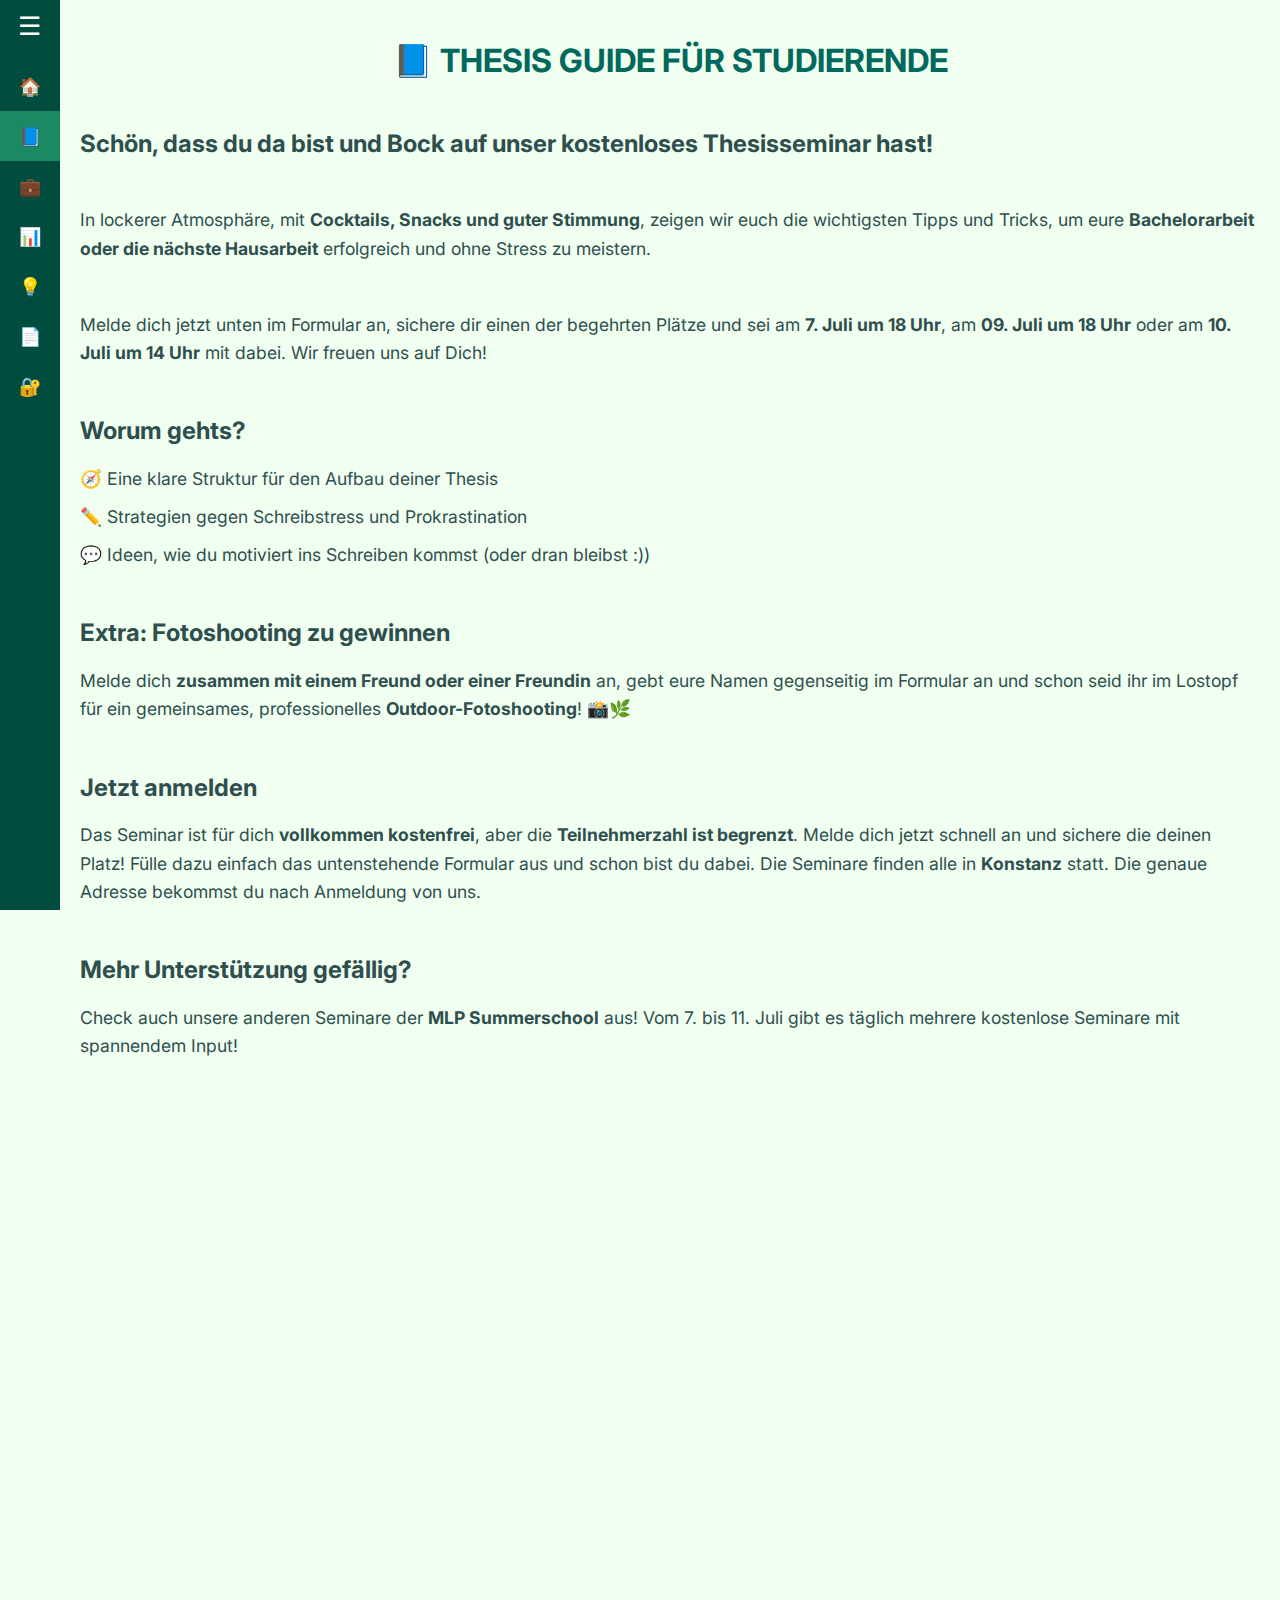
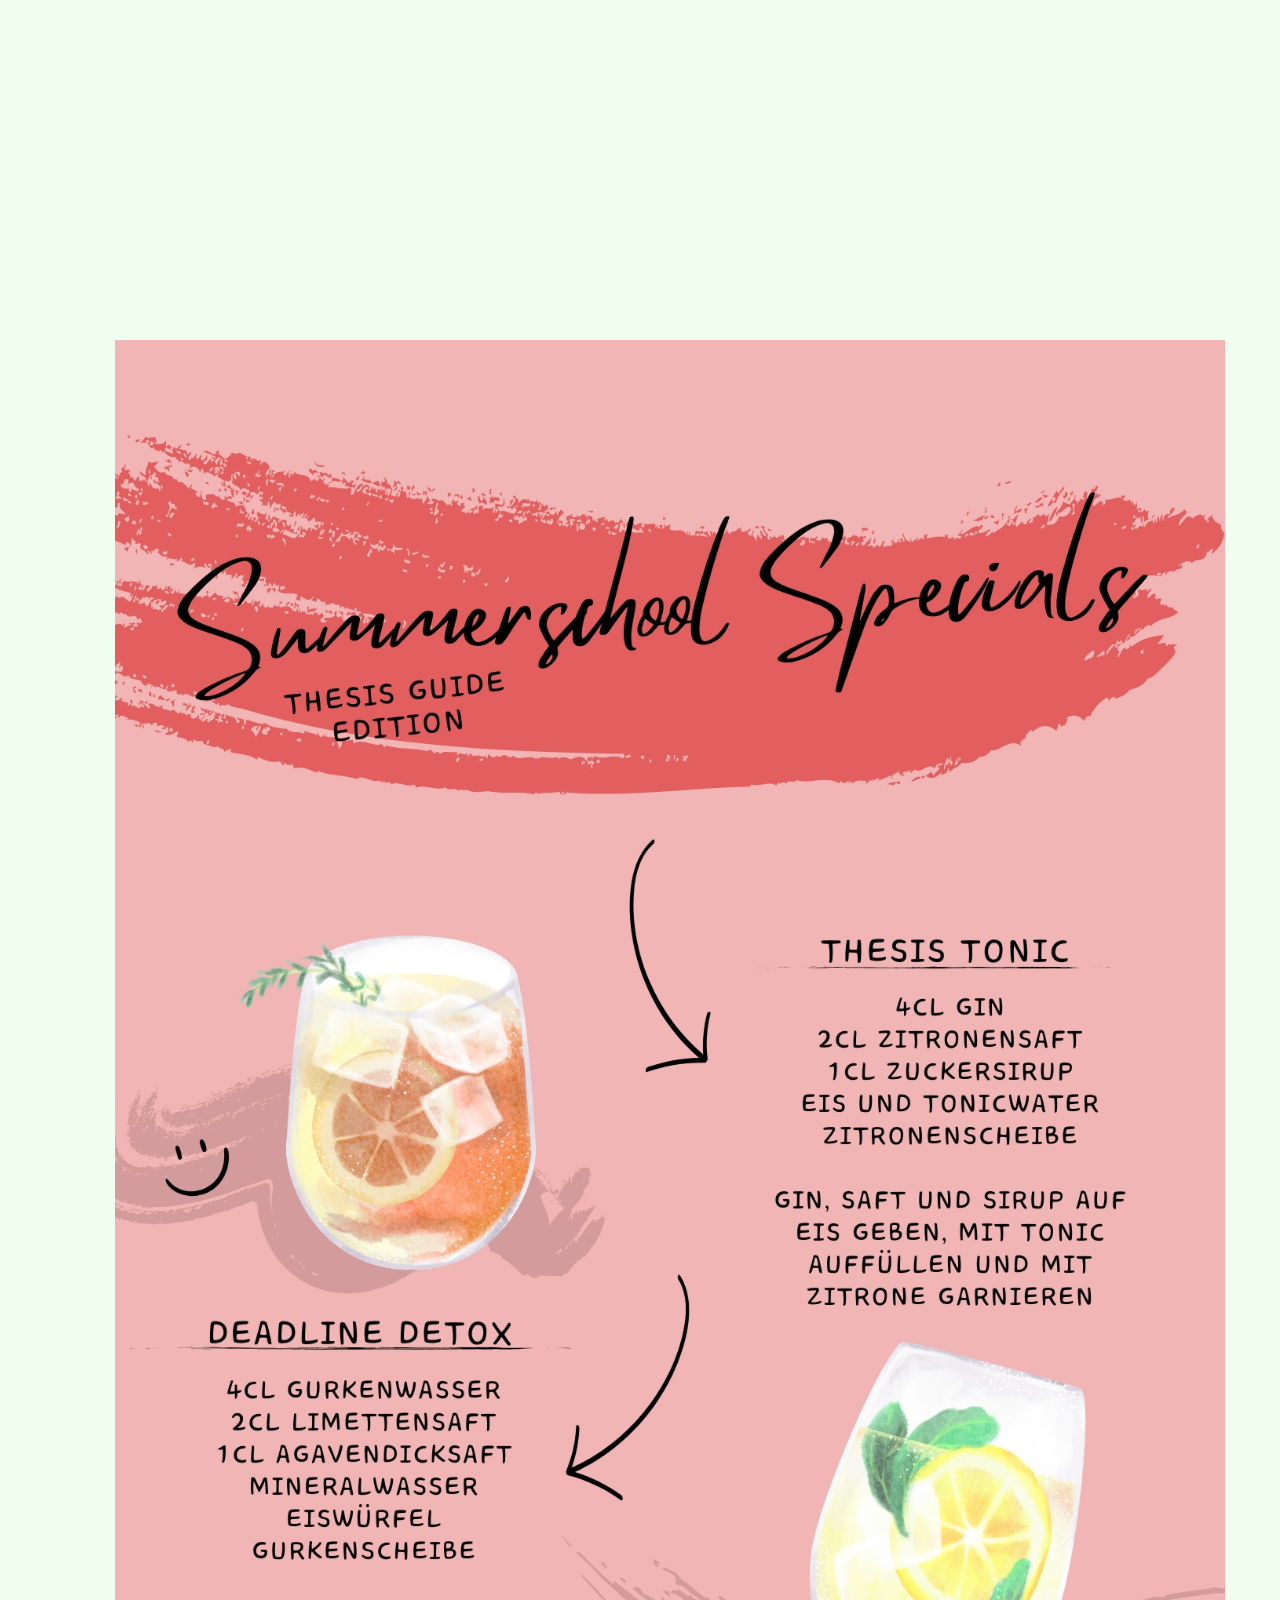
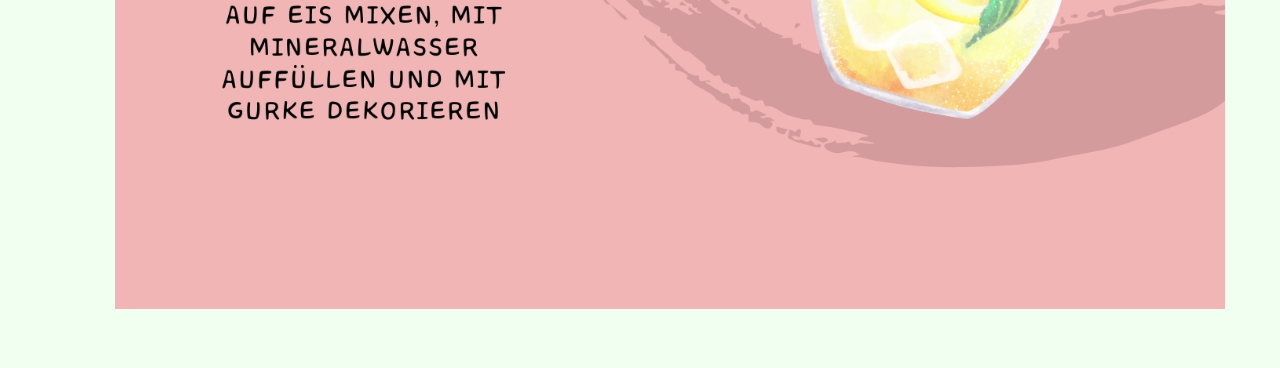
<file: thesis.html>
<!DOCTYPE html>
<html lang="de">
<head>
    <meta charset="UTF-8">
    <title>Thesis</title>
    <link rel="stylesheet" href="globalStyle.css">
    <link rel="stylesheet" href="sidebar.css">
    <script src="sidebar.js" defer></script>
</head>
<body>

<div class="sidebar" id="sidebar">
    <div class="hamburger" id="menu-toggle">&#9776;</div>
    <a href="index.html"><span class="emoji">🏠</span><span class="text">Startseite</span></a>
    <a class="sidebarSelection" href="thesis.html"><span class="emoji">📘</span><span class="text">Thesis</span></a>
    <a href="gehalt.html"><span class="emoji">💼</span><span class="text">Gehalt</span></a>
    <a href="excel.html"><span class="emoji">📊</span><span class="text">Excel</span></a>
    <a href="finEd.html"><span class="emoji">💡</span><span class="text">Financial Education</span></a>
    <a href="steuern.html"><span class="emoji">📄</span><span class="text">Steuern</span></a>
    <a href="datenschutz.html"><span class="emoji">🔐</span><span class="text">Datenschutz</span></a>
</div>

<div class="content">
    <h1>📘 THESIS GUIDE FÜR STUDIERENDE</h1>

    <!-- Abschnitt 1 -->
    <h2><br>Schön, dass du da bist und Bock auf unser kostenloses Thesisseminar hast!</h2>
    
    <p><br>In lockerer Atmosphäre, mit <strong>Cocktails, Snacks und guter Stimmung</strong>, zeigen wir euch die wichtigsten Tipps und Tricks, 
    um eure <strong>Bachelorarbeit oder die nächste Hausarbeit</strong> erfolgreich und ohne Stress zu meistern.</p>
    <p><br>Melde dich jetzt unten im Formular an, sichere dir einen der begehrten Plätze 
    und sei am <strong>7. Juli um 18 Uhr</strong>, am <strong>09. Juli um 18 Uhr</strong> oder am <strong>10. Juli um 14 Uhr</strong> mit dabei. Wir freuen uns auf Dich!</p>

    
    <!-- Abschnitt 2 -->
    <h2><br>Worum gehts?</h2>
    <ul>
        <li>🧭 Eine klare Struktur für den Aufbau deiner Thesis</li>
        <li>✏️ Strategien gegen Schreibstress und Prokrastination</li>
        <li>💬 Ideen, wie du motiviert ins Schreiben kommst (oder dran bleibst :))</li>
    </ul>
    

    <!-- Abschnitt 3 -->
    <h2><br>Extra: Fotoshooting zu gewinnen</h2>
    <p>Melde dich <strong>zusammen mit einem Freund oder einer Freundin</strong> an, gebt eure Namen gegenseitig im Formular an und schon 
    seid ihr im Lostopf für ein gemeinsames, professionelles <strong>Outdoor-Fotoshooting</strong>! 📸🌿</p>

    <!-- Abschnitt 4 -->
    <h2><br>Jetzt anmelden</h2>
    <p>Das Seminar ist für dich <strong>vollkommen kostenfrei</strong>, aber die <strong>Teilnehmerzahl ist begrenzt</strong>.  
    Melde dich jetzt schnell an und sichere die deinen Platz! Fülle dazu einfach das untenstehende Formular aus und schon bist du dabei. Die Seminare finden alle in <strong>Konstanz</strong> statt. Die genaue Adresse bekommst du nach Anmeldung von uns.</p>

    <h2><br>Mehr Unterstützung gefällig?</h2>
    <p> Check auch unsere anderen Seminare der <strong>MLP Summerschool</strong> aus! Vom 7. bis 11. Juli gibt es täglich mehrere kostenlose Seminare mit spannendem Input! <br></p>


    <!-- Formular & Bild -->
    <iframe src="https://forms.gle/CfJmPMr6knu8te8V7" class="survey" frameborder="0">Wird geladen…</iframe>
    <img src="Rezepte/ThesisRezept.jpg" alt="Cocktailrezepte Thesis Guide Seminar" class="recipes">
</div>

</body>
</html>
</file>
<file: globalStyle.css>
@import url('https://fonts.googleapis.com/css2?family=Inter:wght@400;600&display=swap');

body {
    margin: 0;
    font-family: 'Inter', sans-serif;
    background-color:rgb(255, 255, 255); /* sanftes Grün (Honeydew) */
    color: #202020;
}

.content {
    padding: 30px 30px;
    max-width: 100%;
    margin-left: 100px;
}

.recipes {
    margin: 0 auto;
    width: 94%;
    padding: 3%;
}

.survey {
    margin: o auto;
    width: 94%;
    padding: 3%;
    height: 730px;
}

h1 {
    color: #ffffff;
    font-size: 2em;
    margin-bottom: 10px;
    text-align: center;
}

p {
    font-size: 1.05em;
    line-height: 1.6em;
    margin-bottom: 20px;
}

iframe {
    width: 100%;
    height: 600px;
    border: none;
    margin-top: 20px;
}

/* Mobiloptimierung */
@media screen and (max-width: 600px) {
    .sidebar a {
        padding: 12px;
        font-size: 16px;
    }

    h1 {
        font-size: 1.6em;
    }

    p, ul li a {
        font-size: 1em;
    }
}
</file>
<file: sidebar.css>
@import url('https://fonts.googleapis.com/css2?family=Inter:wght@400;600&display=swap');

body {
    margin: 0;
    font-family: 'Inter', sans-serif;
    background-color: #f0fff0; /* sanft sommerlich */
    color: #2f4f4f;
}

/* === Sidebar Grundstruktur === */
.sidebar {
    height: 100vh;
    width: 60px;
    position: fixed;
    top: 0;
    left: 0;
    background-color: #004d40; /* dunkelgrün */
    overflow-x: hidden;
    transition: width 0.3s ease;
    display: flex;
    flex-direction: column;
    align-items: center;
    padding-top: 10px;
    z-index: 1000;
}

/* Sidebar offen (nach Klick) */
.sidebar.open {
    width: 220px;
    align-items: flex-start;
}

/* === Hamburger Icon === */
.hamburger {
    font-size: 26px;
    color: white;
    cursor: pointer;
    margin-bottom: 20px;
    padding: 0 18px;
    align-self: flex-start;
}

/* === Sidebar Links === */
.sidebar a {
    display: flex;
    align-items: center;
    height: 50px;
    width: 100%;
    text-decoration: none;
    font-size: 16px;
    color: white;
    transition: background-color 0.3s ease, color 0.3s ease;
}

.sidebar a:hover {
    background-color: #00695c;
}

/* === Emoji === */
.sidebar a .emoji {
    width: 60px;               /* Feste Breite für Icon-Zone */
    text-align: center;
    font-size: 18px;
    flex-shrink: 0;
}

/* === Text (ausfahrbar) === */
.sidebar a .text {
    opacity: 0;
    transition: opacity 0.3s ease;
    white-space: nowrap;
    overflow: hidden;
}

/* === Wenn Sidebar offen, Text sichtbar & gelb === */
.sidebar.open a .text {
    opacity: 1;
    color: #fff176; /* gelb */
    padding-right: 20px;
}

/* === Inhaltsbereich === */
.content {
    margin-left: 60px;
    padding: 20px;
    transition: margin-left 0.3s ease;
}

/* Wenn Sidebar offen → Content rutscht mit */
.sidebar.open ~ .content {
    margin-left: 220px;
}


.sidebarSelection{
    background-color: #1b8964;
}

/* === Textelemente === */
h1 {
    color: #00695c;
    font-size: 2em;
    margin-bottom: 10px;
}

p, ul {
    font-size: 1.1em;
    line-height: 1.6;
}

ul {
    list-style: none;
    padding-left: 0;
}

ul li {
    margin: 10px 0;
}

ul li a {
    color: #6a5acd;
    font-weight: bold;
    text-decoration: none;
}

ul li a:hover {
    color: #483d8b;
    text-decoration: underline;
}

/* === Responsive: Mobile Ansicht === */
@media screen and (max-width: 600px) {
    .sidebar {
        flex-direction: row;
        width: 100%;
        height: auto;
        justify-content: flex-start;
        padding: 10px;
    }

    .sidebar.open {
        flex-wrap: wrap;
        width: 100%;
        height: auto;
    }

    .sidebar.open a {
        justify-content: flex-start;
    }

    .content {
        margin-left: 0;
        padding: 16px;
    }

    .sidebar.open ~ .content {
        margin-left: 0;
    }
}
</file>
